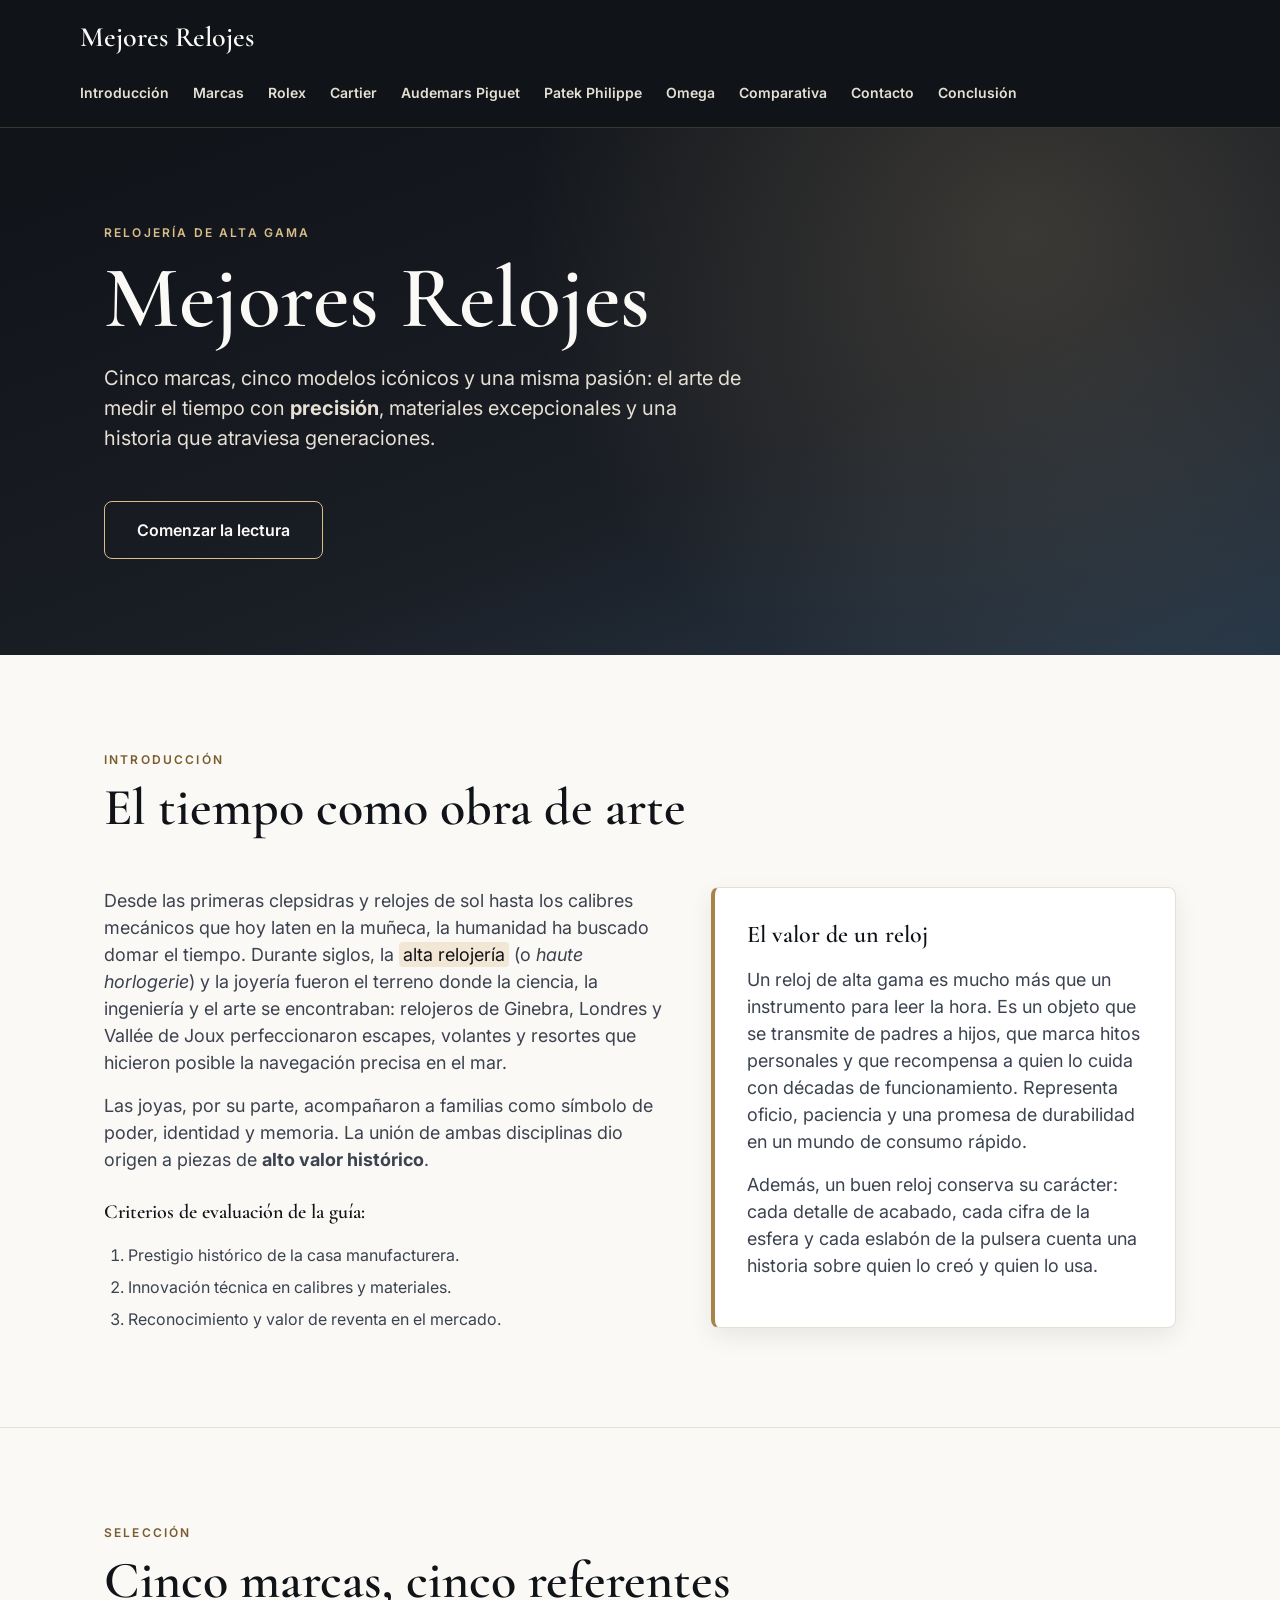
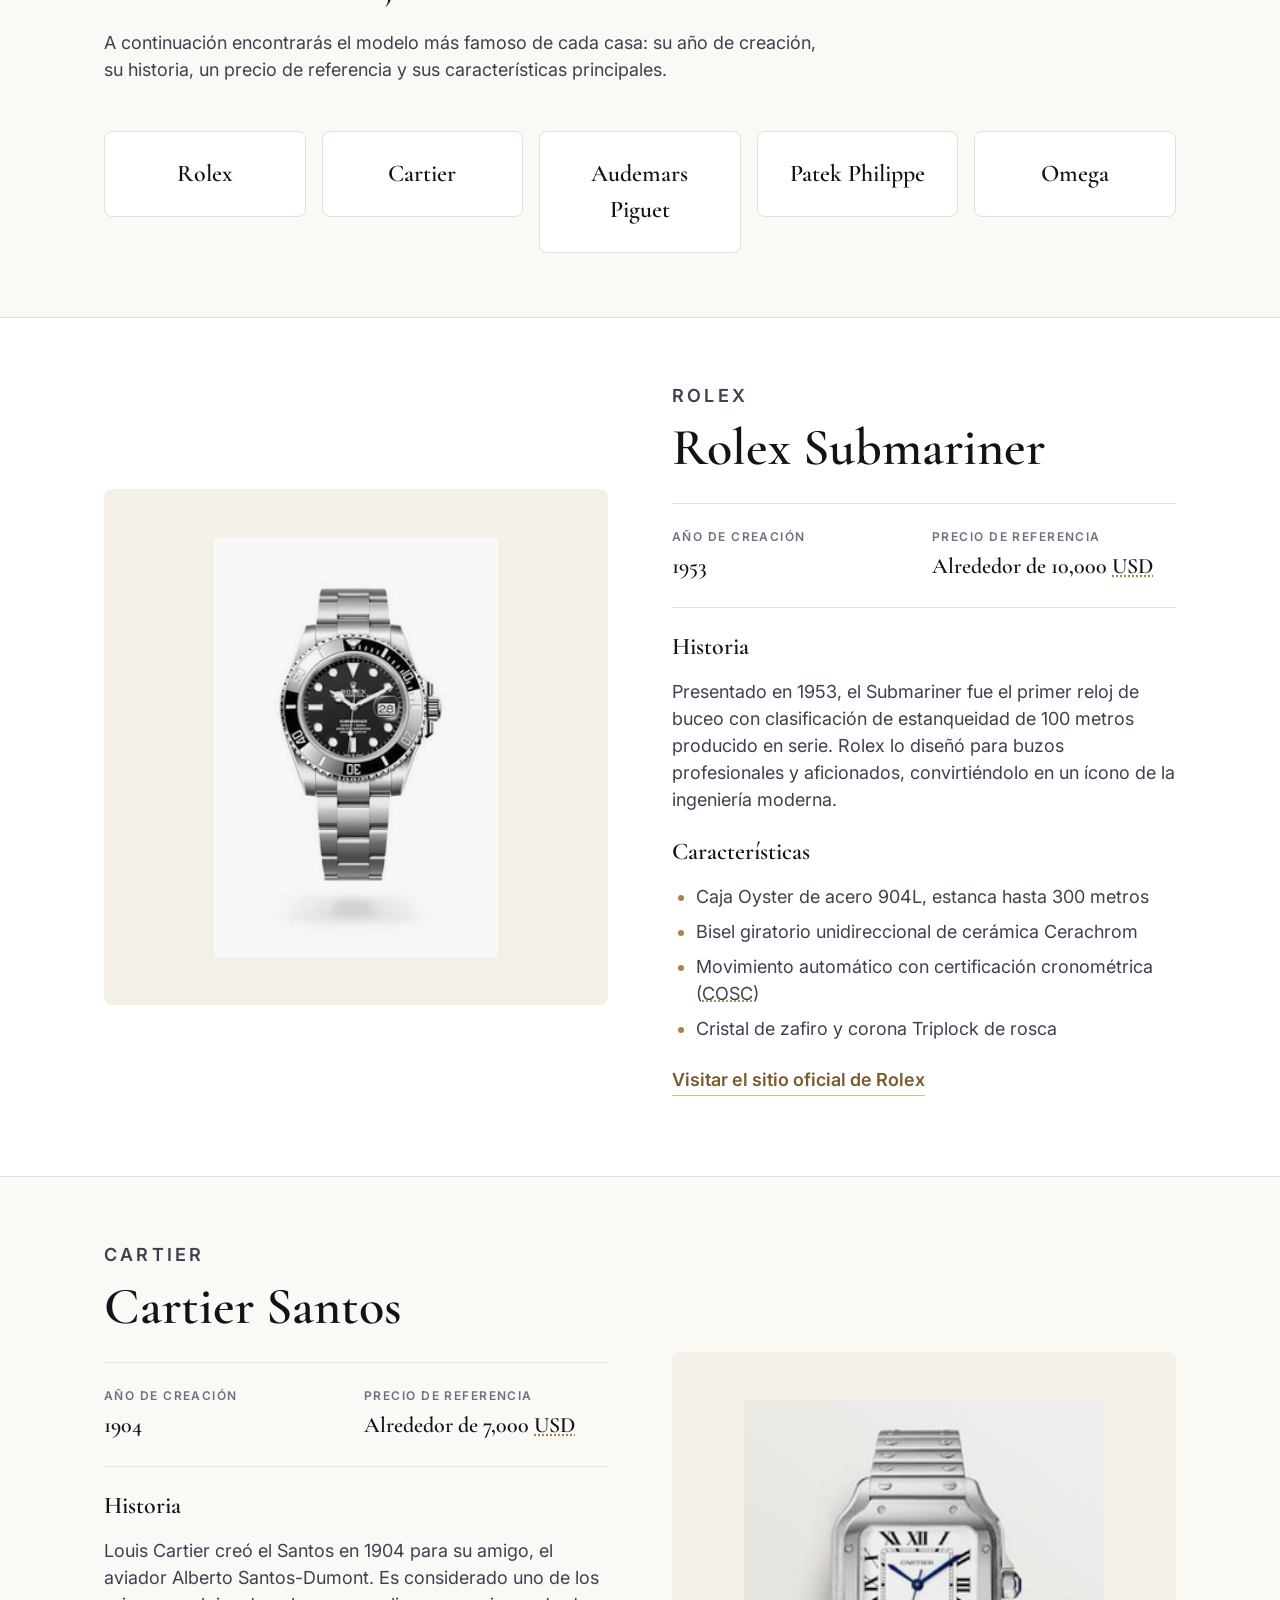
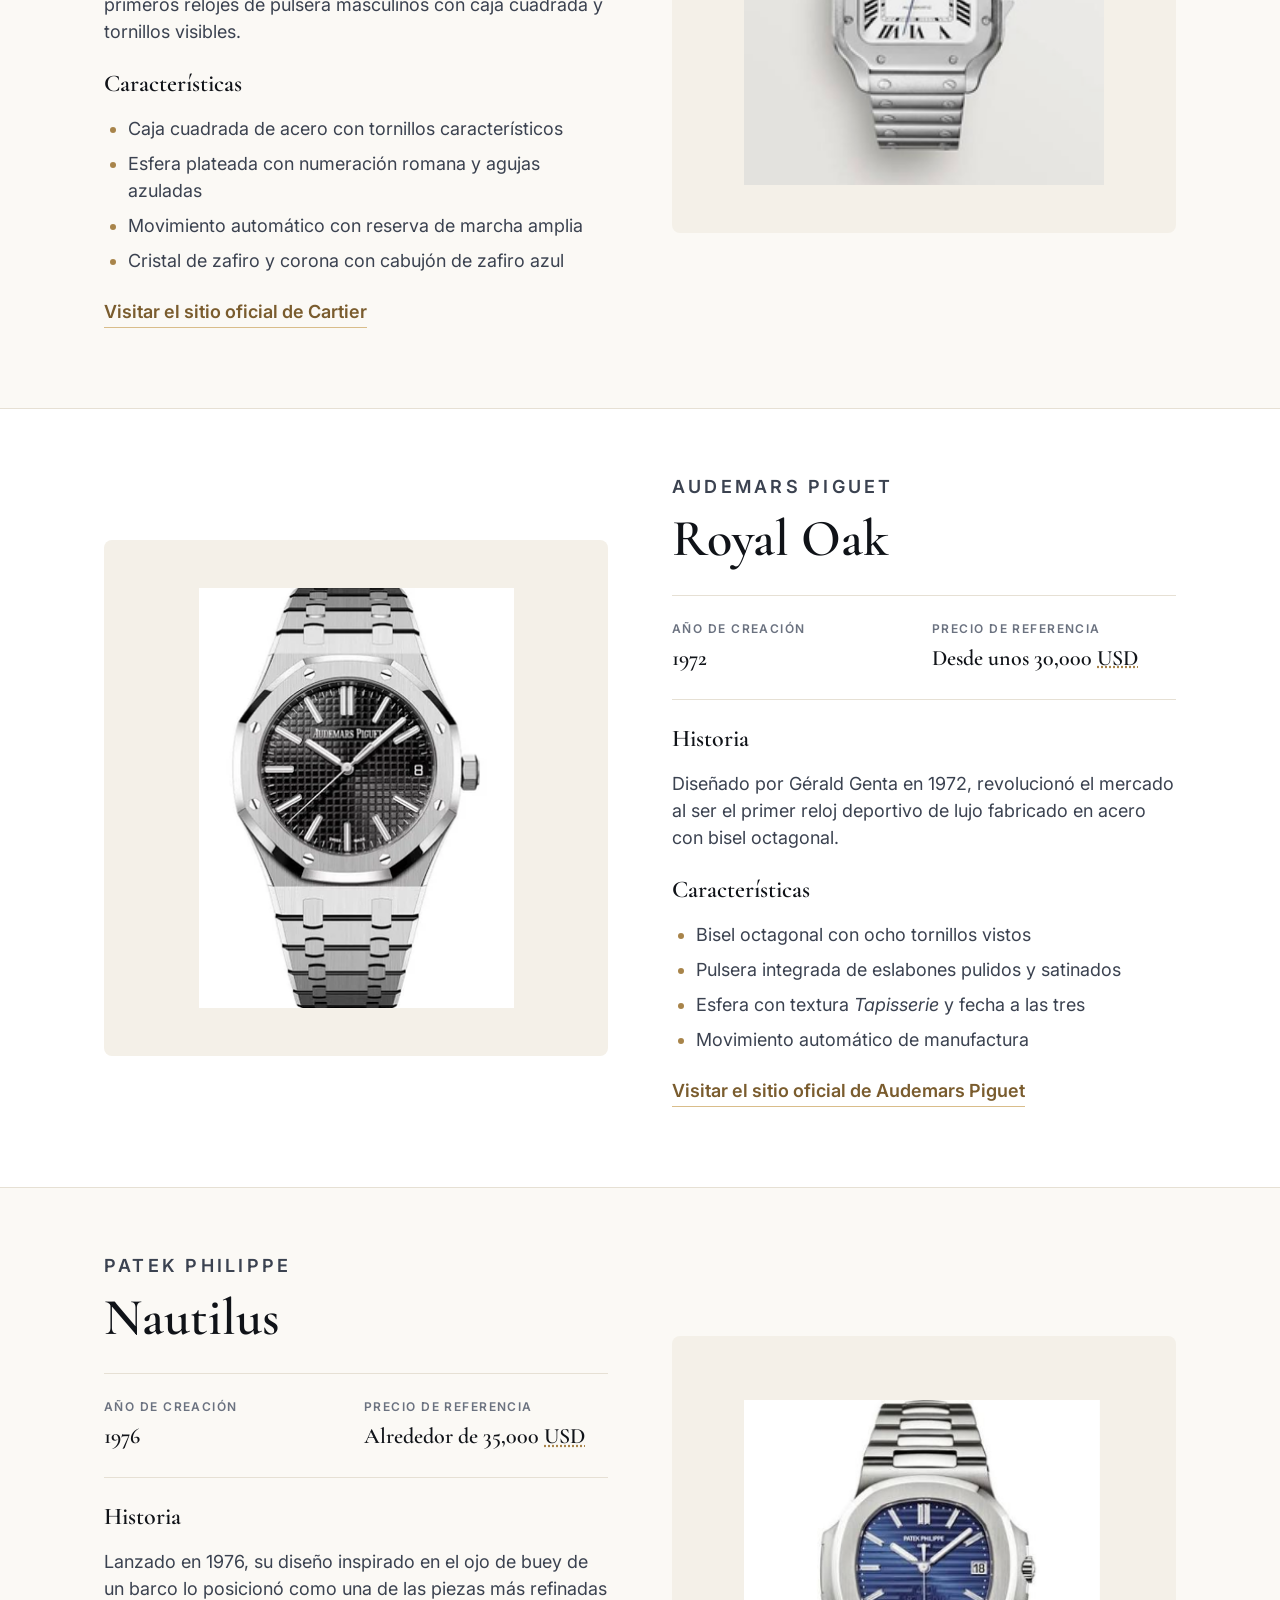
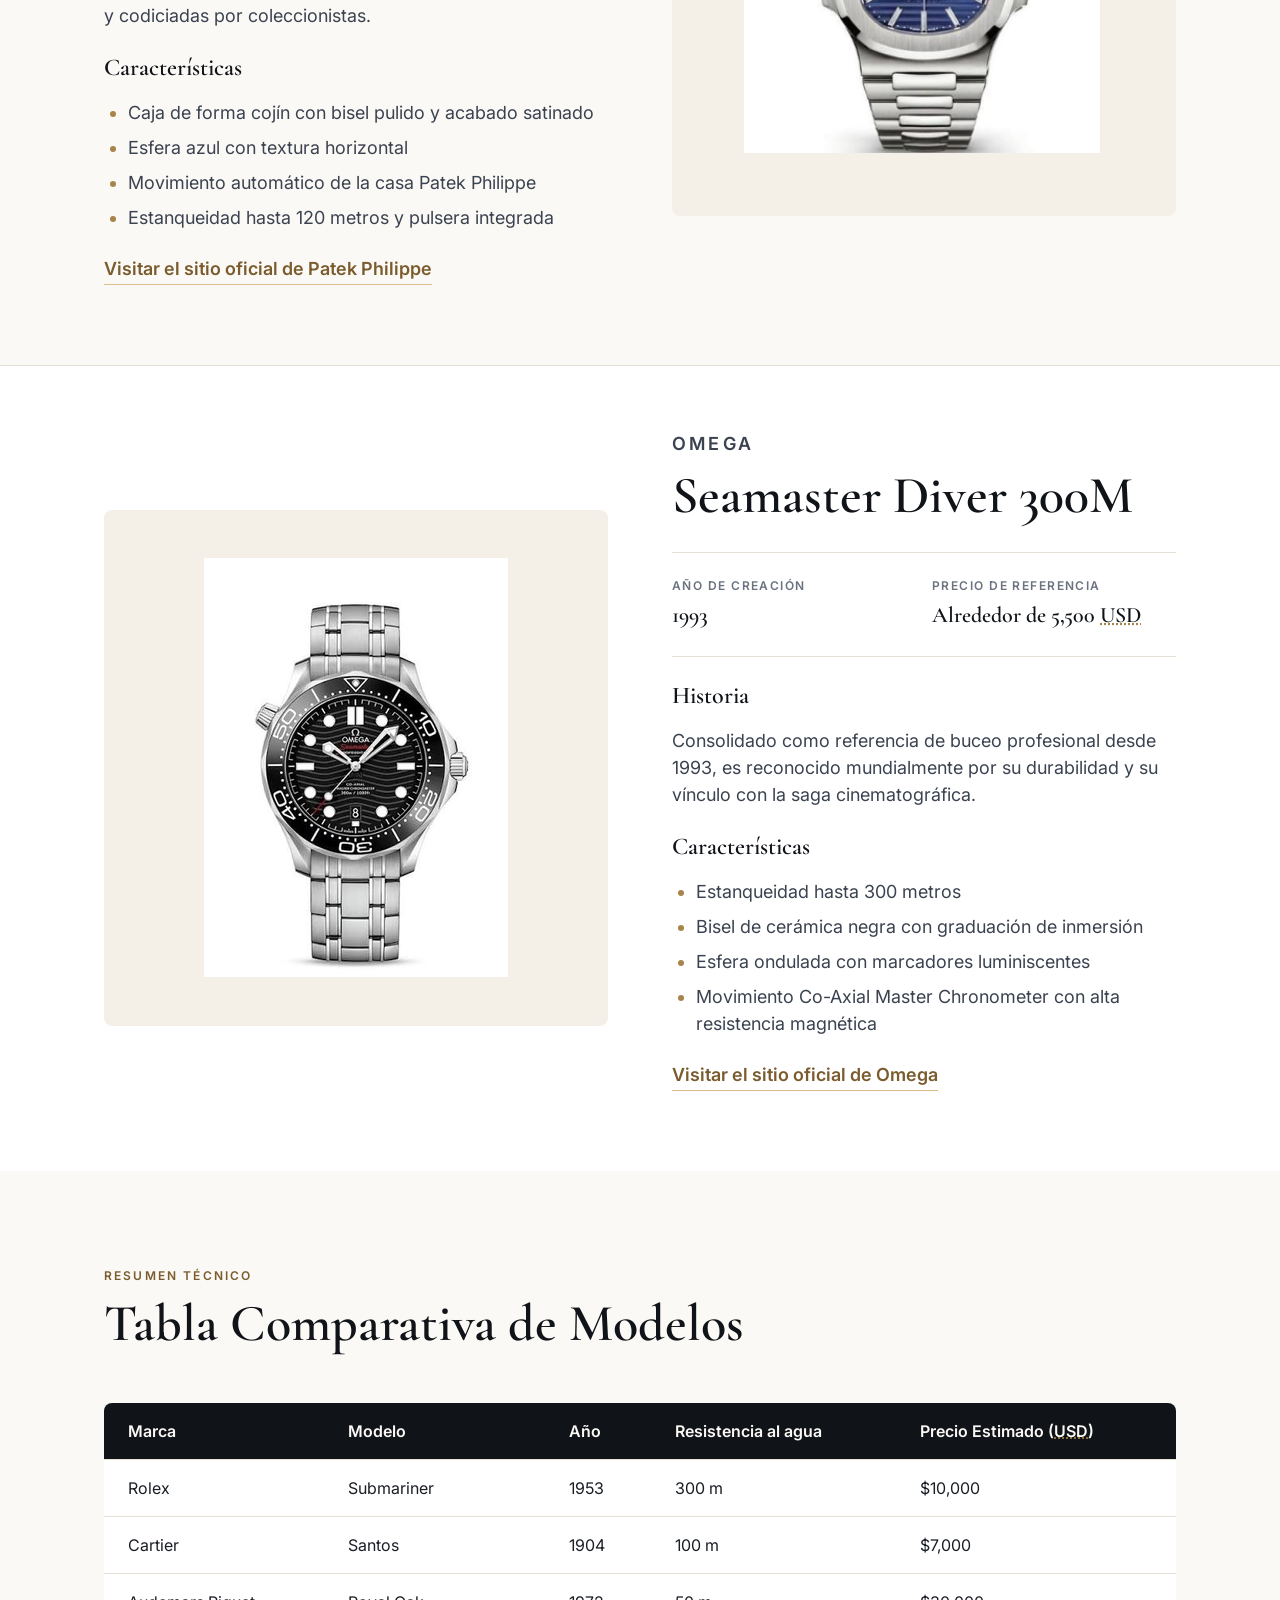
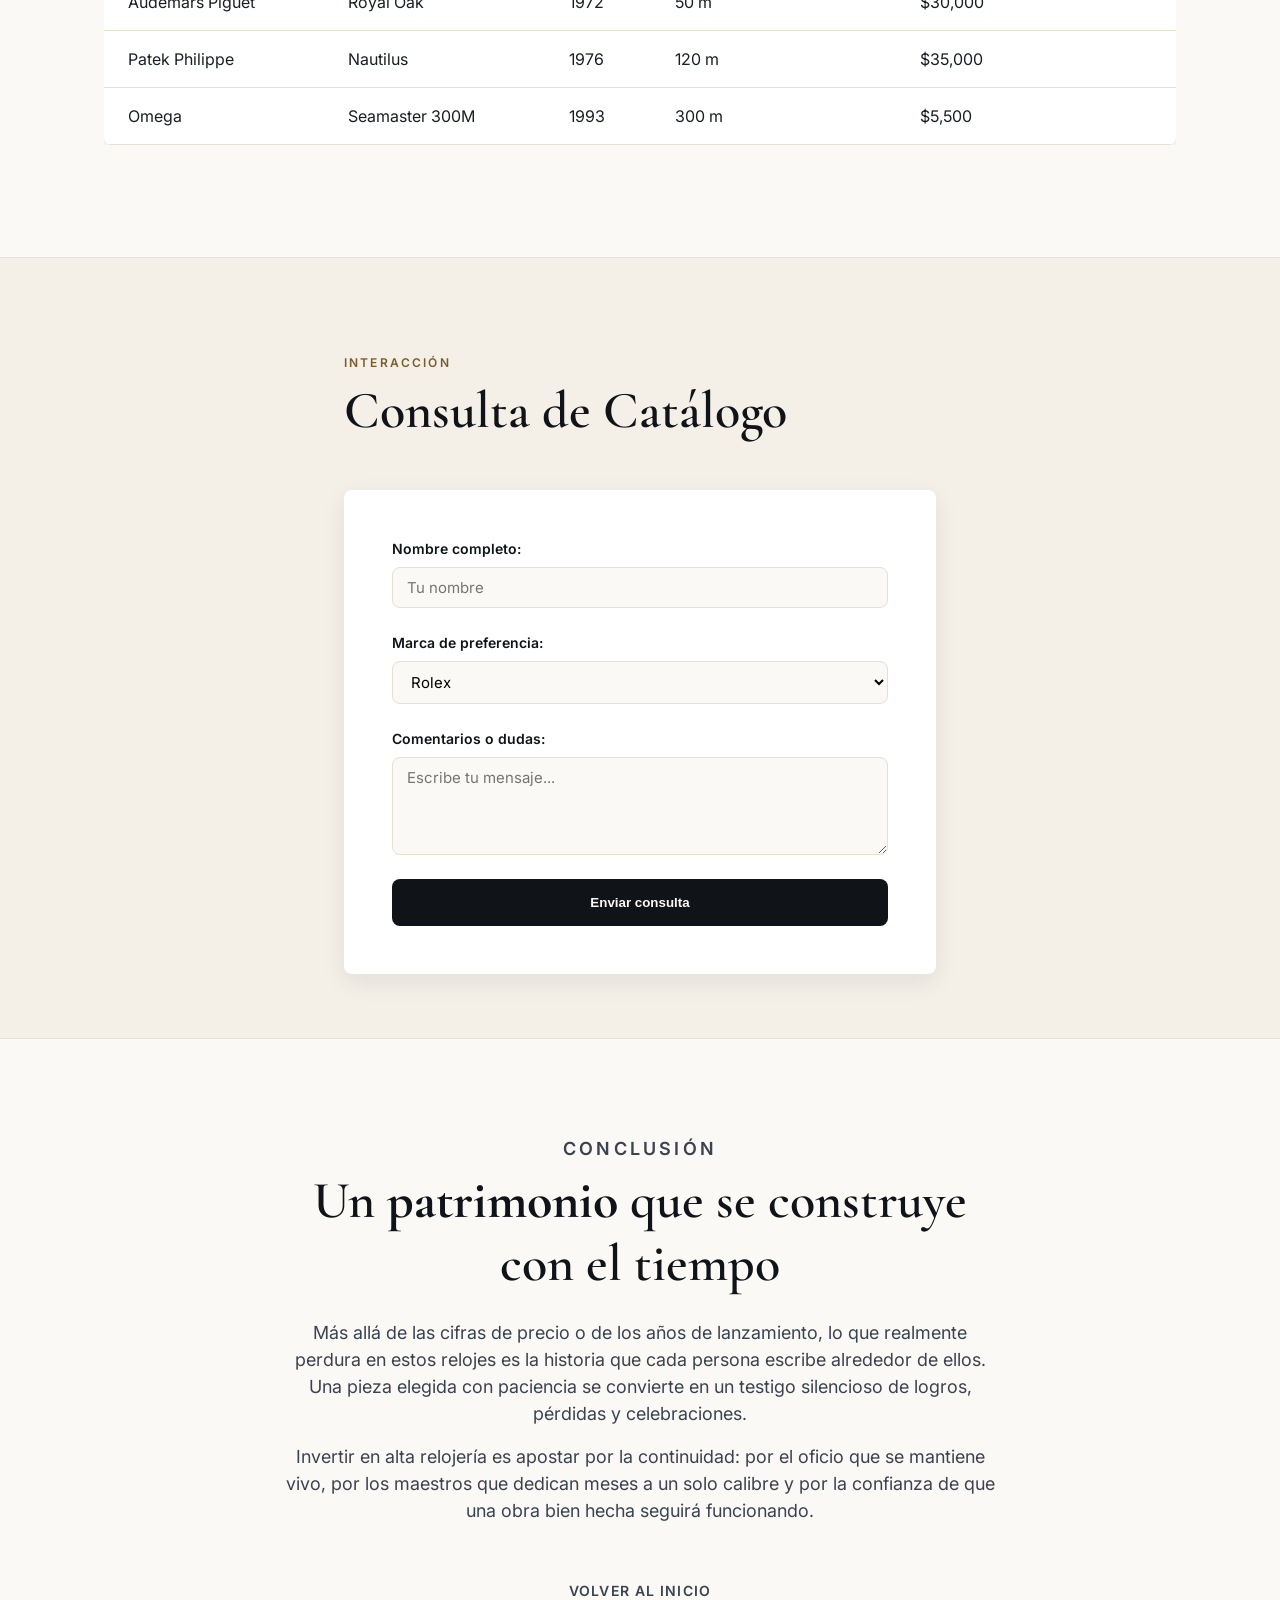
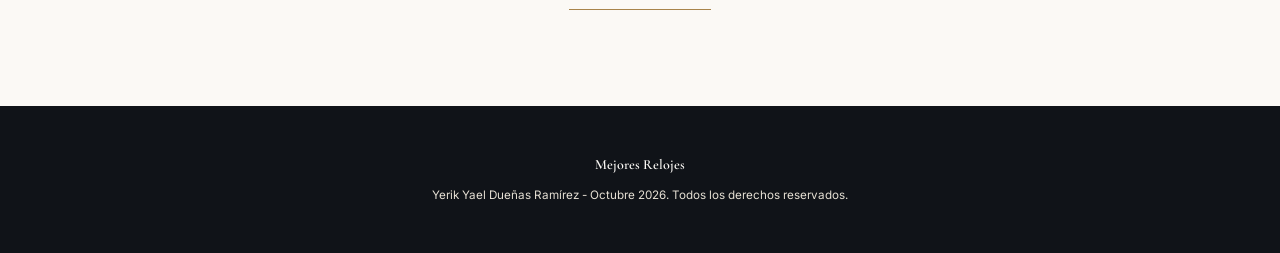
<file: Act Int 2- Sitio web temático/index.html>
<!doctype html>
<html lang="es">
  <head>
    <meta charset="UTF-8" />
    <meta name="viewport" content="width=device-width, initial-scale=1.0" />
    <meta name="author" content="Yerik Yael Dueñas Ramírez" />
    <meta name="description" content="Mejores Relojes: una guía de cinco marcas de relojería de alta gama y sus modelos más emblemáticos." />
    <title>Mejores Relojes</title>
    
    <link rel="preconnect" href="https://fonts.googleapis.com" />
    <link rel="preconnect" href="https://fonts.gstatic.com" crossorigin />
    <link href="https://fonts.googleapis.com/css2?family=Cormorant+Garamond:wght@600&family=Inter:wght@400;600&display=swap" rel="stylesheet" />
    <link rel="stylesheet" href="styles.css" />
  </head>
  <body>
    <header class="site-header">
      <div class="container nav-wrap">
        <a href="#inicio" class="brand">Mejores Relojes</a>
        <nav class="site-nav" aria-label="Principal">
          <a href="#introduccion">Introducción</a>
          <a href="#marcas">Marcas</a>
          <a href="#rolex">Rolex</a>
          <a href="#cartier">Cartier</a>
          <a href="#audemars-piguet">Audemars Piguet</a>
          <a href="#patek-philippe">Patek Philippe</a>
          <a href="#omega">Omega</a>
          <a href="#comparativa">Comparativa</a>
          <a href="#contacto">Contacto</a>
          <a href="#conclusion">Conclusión</a>
        </nav>
      </div>
    </header>

    <main>
      <section id="inicio" class="hero">
        <div class="container hero-content">
          <p class="eyebrow">Relojería de alta gama</p>
          <h1>Mejores Relojes</h1>
          <p class="hero-lead">
            Cinco marcas, cinco modelos icónicos y una misma pasión: el arte de medir el tiempo con <strong>precisión</strong>, materiales excepcionales y una historia que atraviesa generaciones.
          </p>
          <a href="#introduccion" class="btn">Comenzar la lectura</a>
        </div>
      </section>

      <section id="introduccion" class="intro">
        <div class="container">
          <header class="section-heading">
            <p class="eyebrow">Introducción</p>
            <h2>El tiempo como obra de arte</h2>
          </header>
          <div class="intro-grid">
            <div class="prose">
              <p>
                Desde las primeras clepsidras y relojes de sol hasta los calibres mecánicos que hoy laten en la muñeca, la humanidad ha buscado domar el tiempo. Durante siglos, la <mark>alta relojería</mark> (o <em>haute horlogerie</em>) y la joyería fueron el terreno donde la ciencia, la ingeniería y el arte se encontraban: relojeros de Ginebra, Londres y Vallée de Joux perfeccionaron escapes, volantes y resortes que hicieron posible la navegación precisa en el mar.
              </p>
              <p>
                Las joyas, por su parte, acompañaron a familias como símbolo de poder, identidad y memoria. La unión de ambas disciplinas dio origen a piezas de <strong>alto valor histórico</strong>.
              </p>
              <h4>Criterios de evaluación de la guía:</h4>
              <ol class="criteria-list">
                <li>Prestigio histórico de la casa manufacturera.</li>
                <li>Innovación técnica en calibres y materiales.</li>
                <li>Reconocimiento y valor de reventa en el mercado.</li>
              </ol>
            </div>
            <aside class="value-card">
              <h3>El valor de un reloj</h3>
              <p>
                Un reloj de alta gama es mucho más que un instrumento para leer la hora. Es un objeto que se transmite de padres a hijos, que marca hitos personales y que recompensa a quien lo cuida con décadas de funcionamiento. Representa oficio, paciencia y una promesa de durabilidad en un mundo de consumo rápido.
              </p>
              <p>
                Además, un buen reloj conserva su carácter: cada detalle de acabado, cada cifra de la esfera y cada eslabón de la pulsera cuenta una historia sobre quien lo creó y quien lo usa.
              </p>
            </aside>
          </div>
        </div>
      </section>

      <hr class="section-divider" />

      <section id="marcas" class="brands-intro">
        <div class="container">
          <header class="section-heading">
            <p class="eyebrow">Selección</p>
            <h2>Cinco marcas, cinco referentes</h2>
            <p class="section-lead">
              A continuación encontrarás el modelo más famoso de cada casa: su año de creación, su historia, un precio de referencia y sus características principales.
            </p>
          </header>
          <ul class="brand-index">
            <li><a href="#rolex">Rolex</a></li>
            <li><a href="#cartier">Cartier</a></li>
            <li><a href="#audemars-piguet">Audemars Piguet</a></li>
            <li><a href="#patek-philippe">Patek Philippe</a></li>
            <li><a href="#omega">Omega</a></li>
          </ul>
        </div>
      </section>

      <article id="rolex" class="brand-entry">
        <div class="container entry-grid">
          <figure class="entry-figure">
            <img src="1.png" alt="Rolex Submariner de acero con bisel cerámico negro y esfera negra" loading="lazy" />
          </figure>
          <div class="entry-body">
            <p class="eyebrow">Rolex</p>
            <h2>Rolex Submariner</h2>
            <dl class="facts">
              <div><dt>Año de creación</dt><dd>1953</dd></div>
              <div><dt>Precio de referencia</dt><dd>Alrededor de 10,000 <abbr title="United States Dollar">USD</abbr></dd></div>
            </dl>
            <h3>Historia</h3>
            <p>
              Presentado en 1953, el Submariner fue el primer reloj de buceo con clasificación de estanqueidad de 100 metros producido en serie. Rolex lo diseñó para buzos profesionales y aficionados, convirtiéndolo en un ícono de la ingeniería moderna.
            </p>
            <h3>Características</h3>
            <ul class="feature-list">
              <li>Caja Oyster de acero 904L, estanca hasta 300 metros</li>
              <li>Bisel giratorio unidireccional de cerámica Cerachrom</li>
              <li>Movimiento automático con certificación cronométrica (<abbr title="Contrôle Officiel Suisse des Chronomètres">COSC</abbr>)</li>
              <li>Cristal de zafiro y corona Triplock de rosca</li>
            </ul>
            <p class="official-link"><a href="https://www.rolex.com/es-mx" target="_blank" rel="noopener noreferrer">Visitar el sitio oficial de Rolex</a></p>
          </div>
        </div>
      </article>

      <article id="cartier" class="brand-entry brand-entry--alt">
        <div class="container entry-grid">
          <figure class="entry-figure">
            <img src="2.png" alt="Cartier Santos de acero con esfera plateada y numeración romana" loading="lazy" />
          </figure>
          <div class="entry-body">
            <p class="eyebrow">Cartier</p>
            <h2>Cartier Santos</h2>
            <dl class="facts">
              <div><dt>Año de creación</dt><dd>1904</dd></div>
              <div><dt>Precio de referencia</dt><dd>Alrededor de 7,000 <abbr title="United States Dollar">USD</abbr></dd></div>
            </dl>
            <h3>Historia</h3>
            <p>
              Louis Cartier creó el Santos en 1904 para su amigo, el aviador Alberto Santos-Dumont. Es considerado uno de los primeros relojes de pulsera masculinos con caja cuadrada y tornillos visibles.
            </p>
            <h3>Características</h3>
            <ul class="feature-list">
              <li>Caja cuadrada de acero con tornillos característicos</li>
              <li>Esfera plateada con numeración romana y agujas azuladas</li>
              <li>Movimiento automático con reserva de marcha amplia</li>
              <li>Cristal de zafiro y corona con cabujón de zafiro azul</li>
            </ul>
            <p class="official-link"><a href="https://www.cartier.mx" target="_blank" rel="noopener noreferrer">Visitar el sitio oficial de Cartier</a></p>
          </div>
        </div>
      </article>

      <article id="audemars-piguet" class="brand-entry">
        <div class="container entry-grid">
          <figure class="entry-figure">
            <img src="3.png" alt="Audemars Piguet Royal Oak de acero con esfera negra texturizada" loading="lazy" />
          </figure>
          <div class="entry-body">
            <p class="eyebrow">Audemars Piguet</p>
            <h2>Royal Oak</h2>
            <dl class="facts">
              <div><dt>Año de creación</dt><dd>1972</dd></div>
              <div><dt>Precio de referencia</dt><dd>Desde unos 30,000 <abbr title="United States Dollar">USD</abbr></dd></div>
            </dl>
            <h3>Historia</h3>
            <p>
              Diseñado por Gérald Genta en 1972, revolucionó el mercado al ser el primer reloj deportivo de lujo fabricado en acero con bisel octagonal.
            </p>
            <h3>Características</h3>
            <ul class="feature-list">
              <li>Bisel octagonal con ocho tornillos vistos</li>
              <li>Pulsera integrada de eslabones pulidos y satinados</li>
              <li>Esfera con textura <em>Tapisserie</em> y fecha a las tres</li>
              <li>Movimiento automático de manufactura</li>
            </ul>
            <p class="official-link"><a href="https://www.audemarspiguet.com/es" target="_blank" rel="noopener noreferrer">Visitar el sitio oficial de Audemars Piguet</a></p>
          </div>
        </div>
      </article>

      <article id="patek-philippe" class="brand-entry brand-entry--alt">
        <div class="container entry-grid">
          <figure class="entry-figure">
            <img src="4.png" alt="Patek Philippe Nautilus de acero con esfera azul y líneas horizontales" loading="lazy" />
          </figure>
          <div class="entry-body">
            <p class="eyebrow">Patek Philippe</p>
            <h2>Nautilus</h2>
            <dl class="facts">
              <div><dt>Año de creación</dt><dd>1976</dd></div>
              <div><dt>Precio de referencia</dt><dd>Alrededor de 35,000 <abbr title="United States Dollar">USD</abbr></dd></div>
            </dl>
            <h3>Historia</h3>
            <p>
              Lanzado en 1976, su diseño inspirado en el ojo de buey de un barco lo posicionó como una de las piezas más refinadas y codiciadas por coleccionistas.
            </p>
            <h3>Características</h3>
            <ul class="feature-list">
              <li>Caja de forma cojín con bisel pulido y acabado satinado</li>
              <li>Esfera azul con textura horizontal</li>
              <li>Movimiento automático de la casa Patek Philippe</li>
              <li>Estanqueidad hasta 120 metros y pulsera integrada</li>
            </ul>
            <p class="official-link"><a href="https://www.patek.com" target="_blank" rel="noopener noreferrer">Visitar el sitio oficial de Patek Philippe</a></p>
          </div>
        </div>
      </article>

      <article id="omega" class="brand-entry">
        <div class="container entry-grid">
          <figure class="entry-figure">
            <img src="5.png" alt="Omega Seamaster Diver 300M de acero con bisel cerámico negro y esfera ondulada" loading="lazy" />
          </figure>
          <div class="entry-body">
            <p class="eyebrow">Omega</p>
            <h2>Seamaster Diver 300M</h2>
            <dl class="facts">
              <div><dt>Año de creación</dt><dd>1993</dd></div>
              <div><dt>Precio de referencia</dt><dd>Alrededor de 5,500 <abbr title="United States Dollar">USD</abbr></dd></div>
            </dl>
            <h3>Historia</h3>
            <p>
              Consolidado como referencia de buceo profesional desde 1993, es reconocido mundialmente por su durabilidad y su vínculo con la saga cinematográfica.
            </p>
            <h3>Características</h3>
            <ul class="feature-list">
              <li>Estanqueidad hasta 300 metros</li>
              <li>Bisel de cerámica negra con graduación de inmersión</li>
              <li>Esfera ondulada con marcadores luminiscentes</li>
              <li>Movimiento Co-Axial Master Chronometer con alta resistencia magnética</li>
            </ul>
            <p class="official-link"><a href="https://www.omegawatches.com/es" target="_blank" rel="noopener noreferrer">Visitar el sitio oficial de Omega</a></p>
          </div>
        </div>
      </article>

      <section id="comparativa" class="comparison-section">
        <div class="container">
          <header class="section-heading">
            <p class="eyebrow">Resumen Técnico</p>
            <h2>Tabla Comparativa de Modelos</h2>
          </header>
          <div class="table-wrap">
            <table class="specs-table">
              <thead>
                <tr>
                  <th>Marca</th>
                  <th>Modelo</th>
                  <th>Año</th>
                  <th>Resistencia al agua</th>
                  <th>Precio Estimado (<abbr title="United States Dollar">USD</abbr>)</th>
                </tr>
              </thead>
              <tbody>
                <tr>
                  <td>Rolex</td>
                  <td>Submariner</td>
                  <td>1953</td>
                  <td>300 m</td>
                  <td>$10,000</td>
                </tr>
                <tr>
                  <td>Cartier</td>
                  <td>Santos</td>
                  <td>1904</td>
                  <td>100 m</td>
                  <td>$7,000</td>
                </tr>
                <tr>
                  <td>Audemars Piguet</td>
                  <td>Royal Oak</td>
                  <td>1972</td>
                  <td>50 m</td>
                  <td>$30,000</td>
                </tr>
                <tr>
                  <td>Patek Philippe</td>
                  <td>Nautilus</td>
                  <td>1976</td>
                  <td>120 m</td>
                  <td>$35,000</td>
                </tr>
                <tr>
                  <td>Omega</td>
                  <td>Seamaster 300M</td>
                  <td>1993</td>
                  <td>300 m</td>
                  <td>$5,500</td>
                </tr>
              </tbody>
            </table>
          </div>
        </div>
      </section>

      <section id="contacto" class="contact-section">
        <div class="container contact-inner">
          <header class="section-heading">
            <p class="eyebrow">Interacción</p>
            <h2>Consulta de Catálogo</h2>
          </header>
          <form class="contact-form" action="#" method="post">
            <div class="form-group">
              <label for="nombre">Nombre completo:</label>
              <input type="text" id="nombre" name="nombre" placeholder="Tu nombre" required />
            </div>
            
            <div class="form-group">
              <label for="marca-interes">Marca de preferencia:</label>
              <select id="marca-interes" name="marca-interes">
                <option value="rolex">Rolex</option>
                <option value="cartier">Cartier</option>
                <option value="audemars">Audemars Piguet</option>
                <option value="patek">Patek Philippe</option>
                <option value="omega">Omega</option>
              </select>
            </div>

            <div class="form-group">
              <label for="mensaje">Comentarios o dudas:</label>
              <textarea id="mensaje" name="mensaje" rows="4" placeholder="Escribe tu mensaje..."></textarea>
            </div>

            <button type="submit" class="btn-submit">Enviar consulta</button>
          </form>
        </div>
      </section>

      <section id="conclusion" class="conclusion">
        <div class="container conclusion-inner">
          <p class="eyebrow">Conclusión</p>
          <h2>Un <strong>patrimonio</strong> que se construye con el tiempo</h2>
          <p>
            Más allá de las cifras de precio o de los años de lanzamiento, lo que realmente perdura en estos relojes es la historia que cada persona escribe alrededor de ellos. Una pieza elegida con paciencia se convierte en un testigo silencioso de logros, pérdidas y celebraciones.
          </p>
          <p>
            Invertir en alta relojería es apostar por la continuidad: por el oficio que se mantiene vivo, por los maestros que dedican meses a un solo calibre y por la confianza de que una obra bien hecha seguirá funcionando.
          </p>
          <a href="#inicio" class="btn-subtle">Volver al inicio</a>
        </div>
      </section>
    </main>

    <footer class="site-footer">
      <div class="container footer-inner">
        <p class="brand">Mejores Relojes</p>
        <p><small>Yerik Yael Dueñas Ramírez - Octubre 2026. Todos los derechos reservados.</small></p>
      </div>
    </footer>
  </body>
</html>
</file>
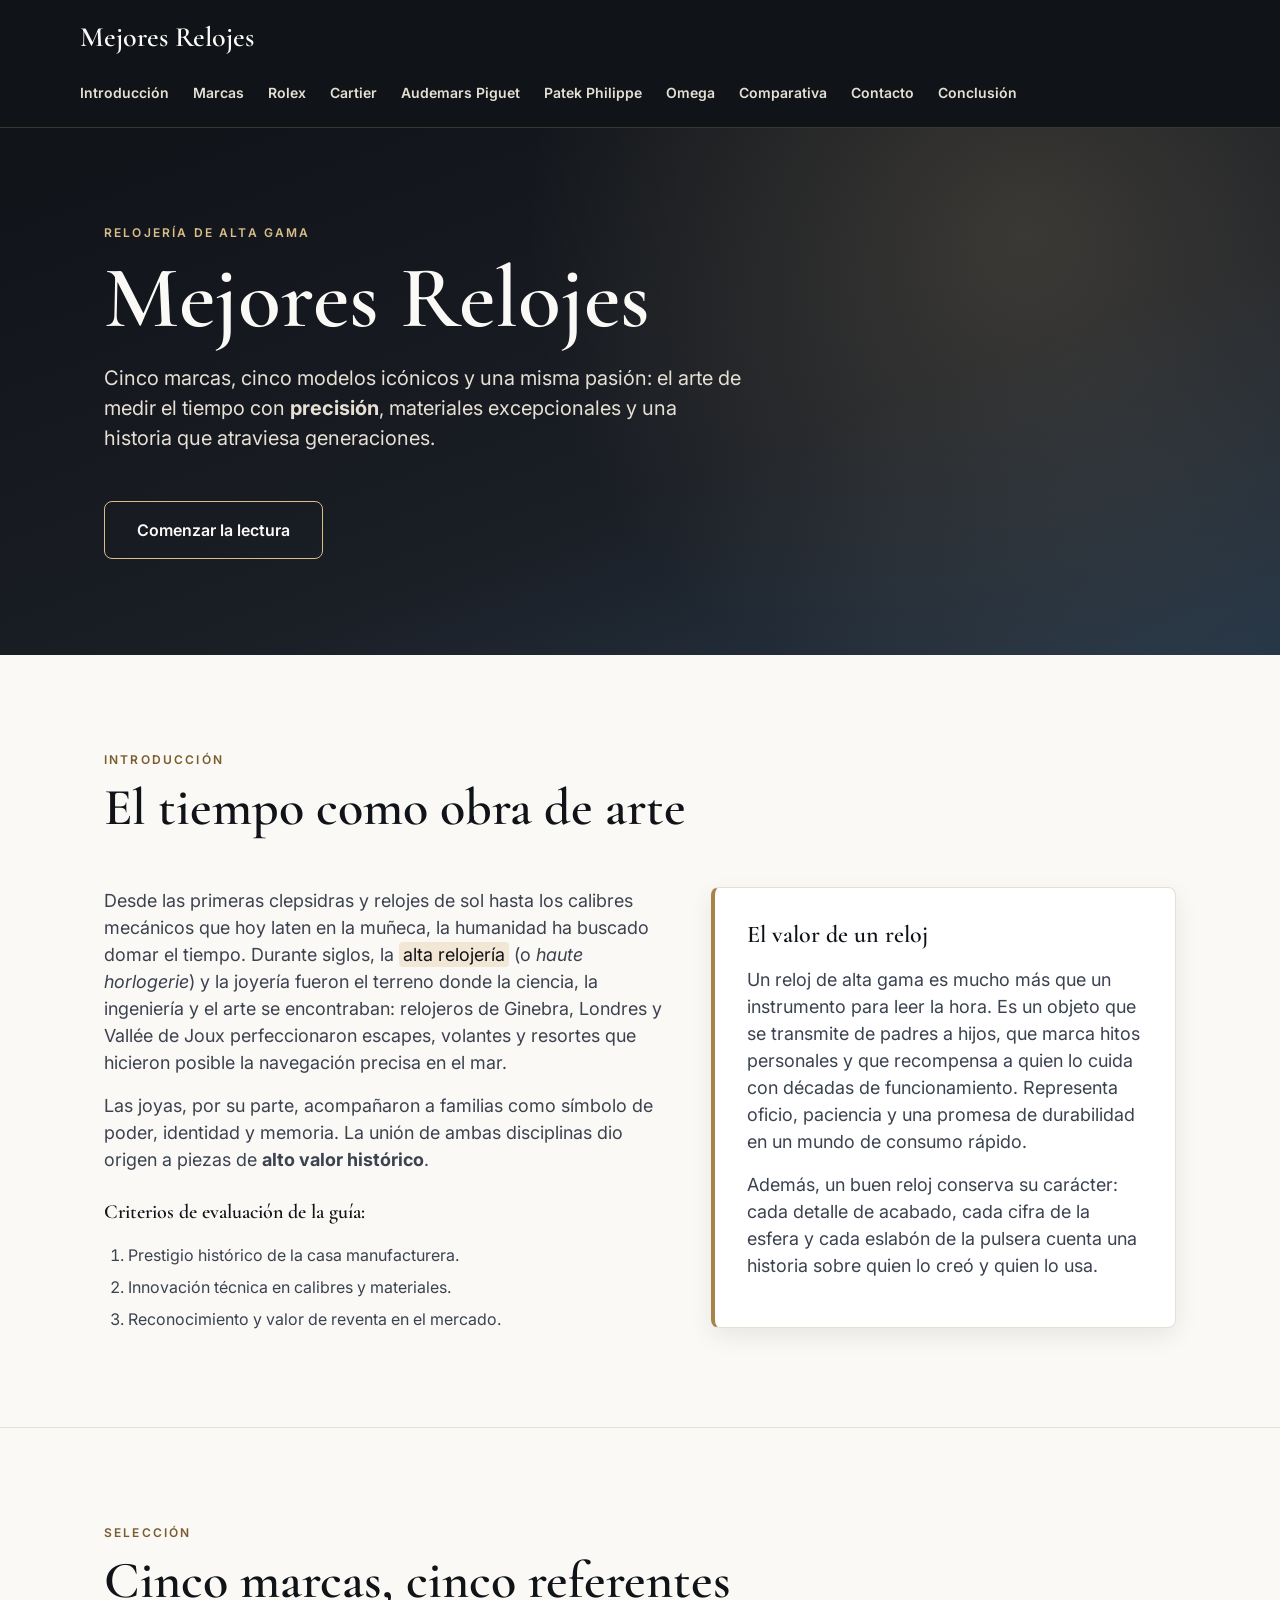
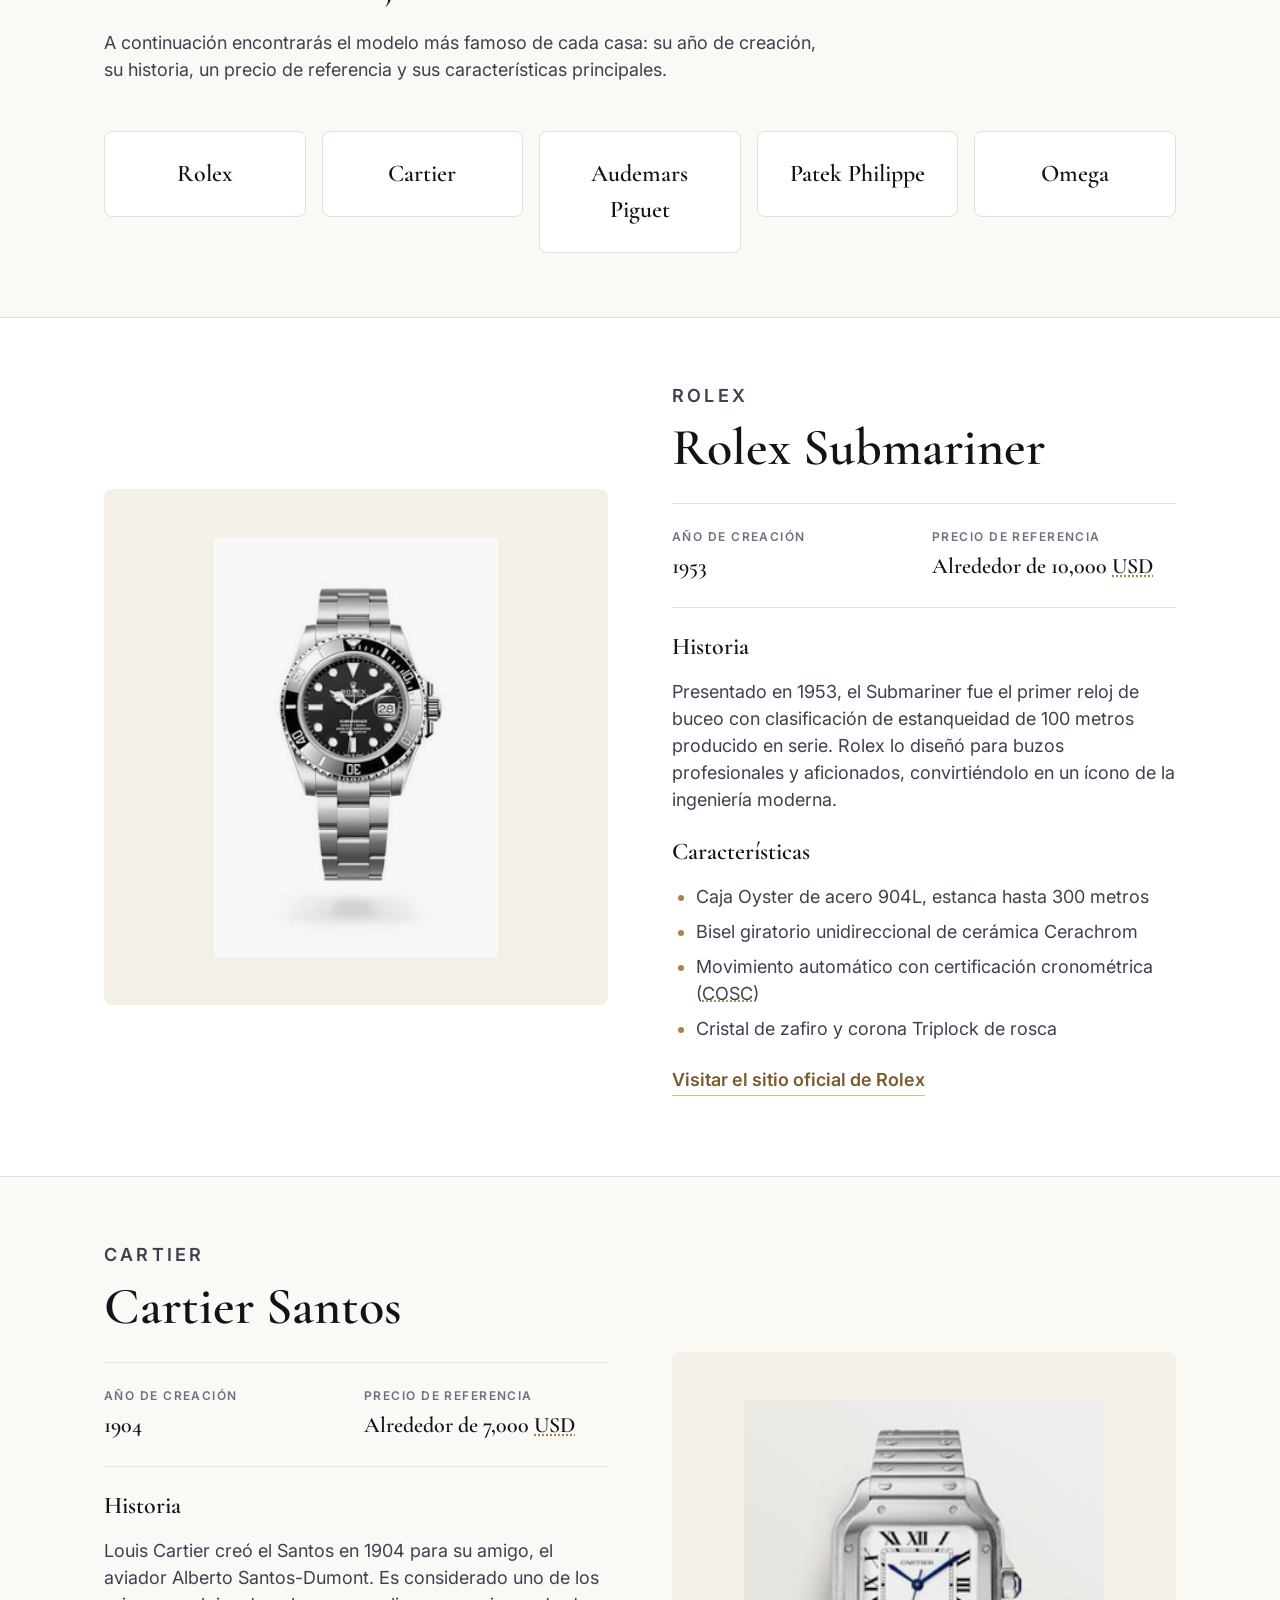
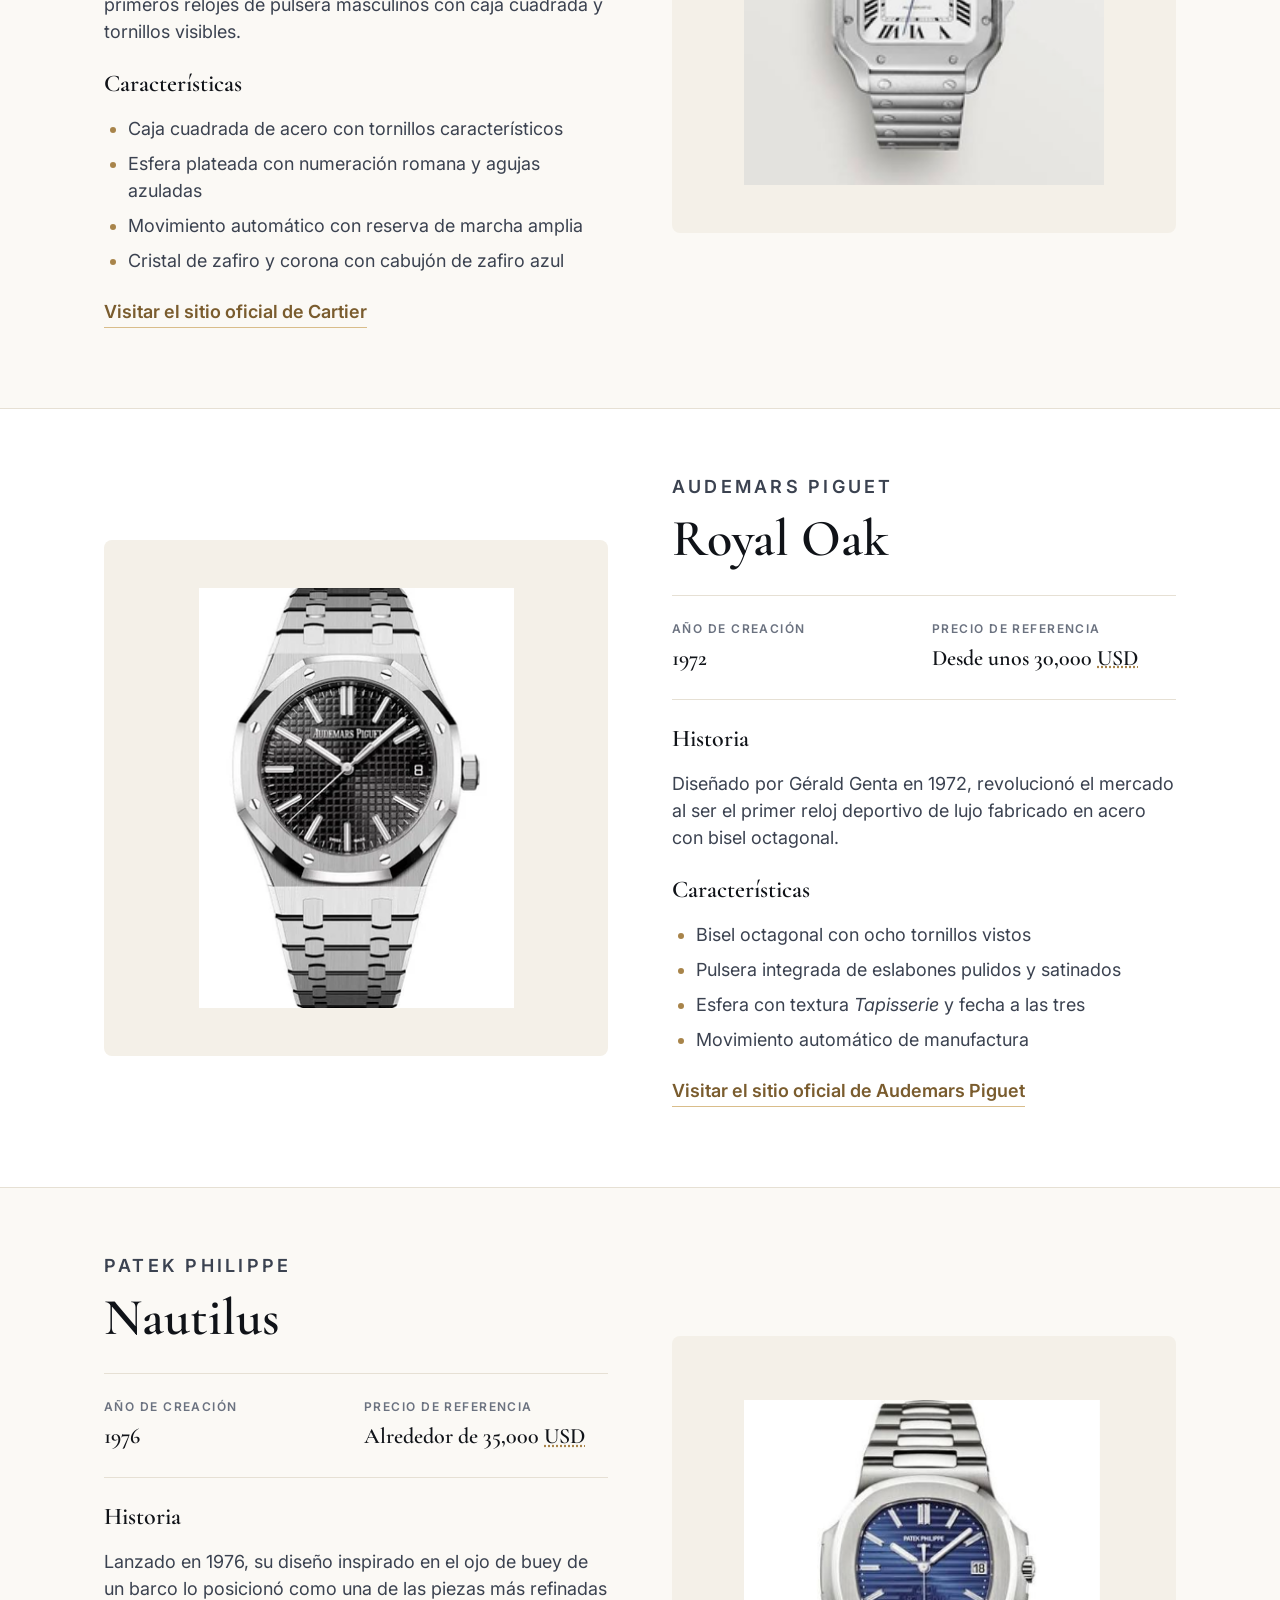
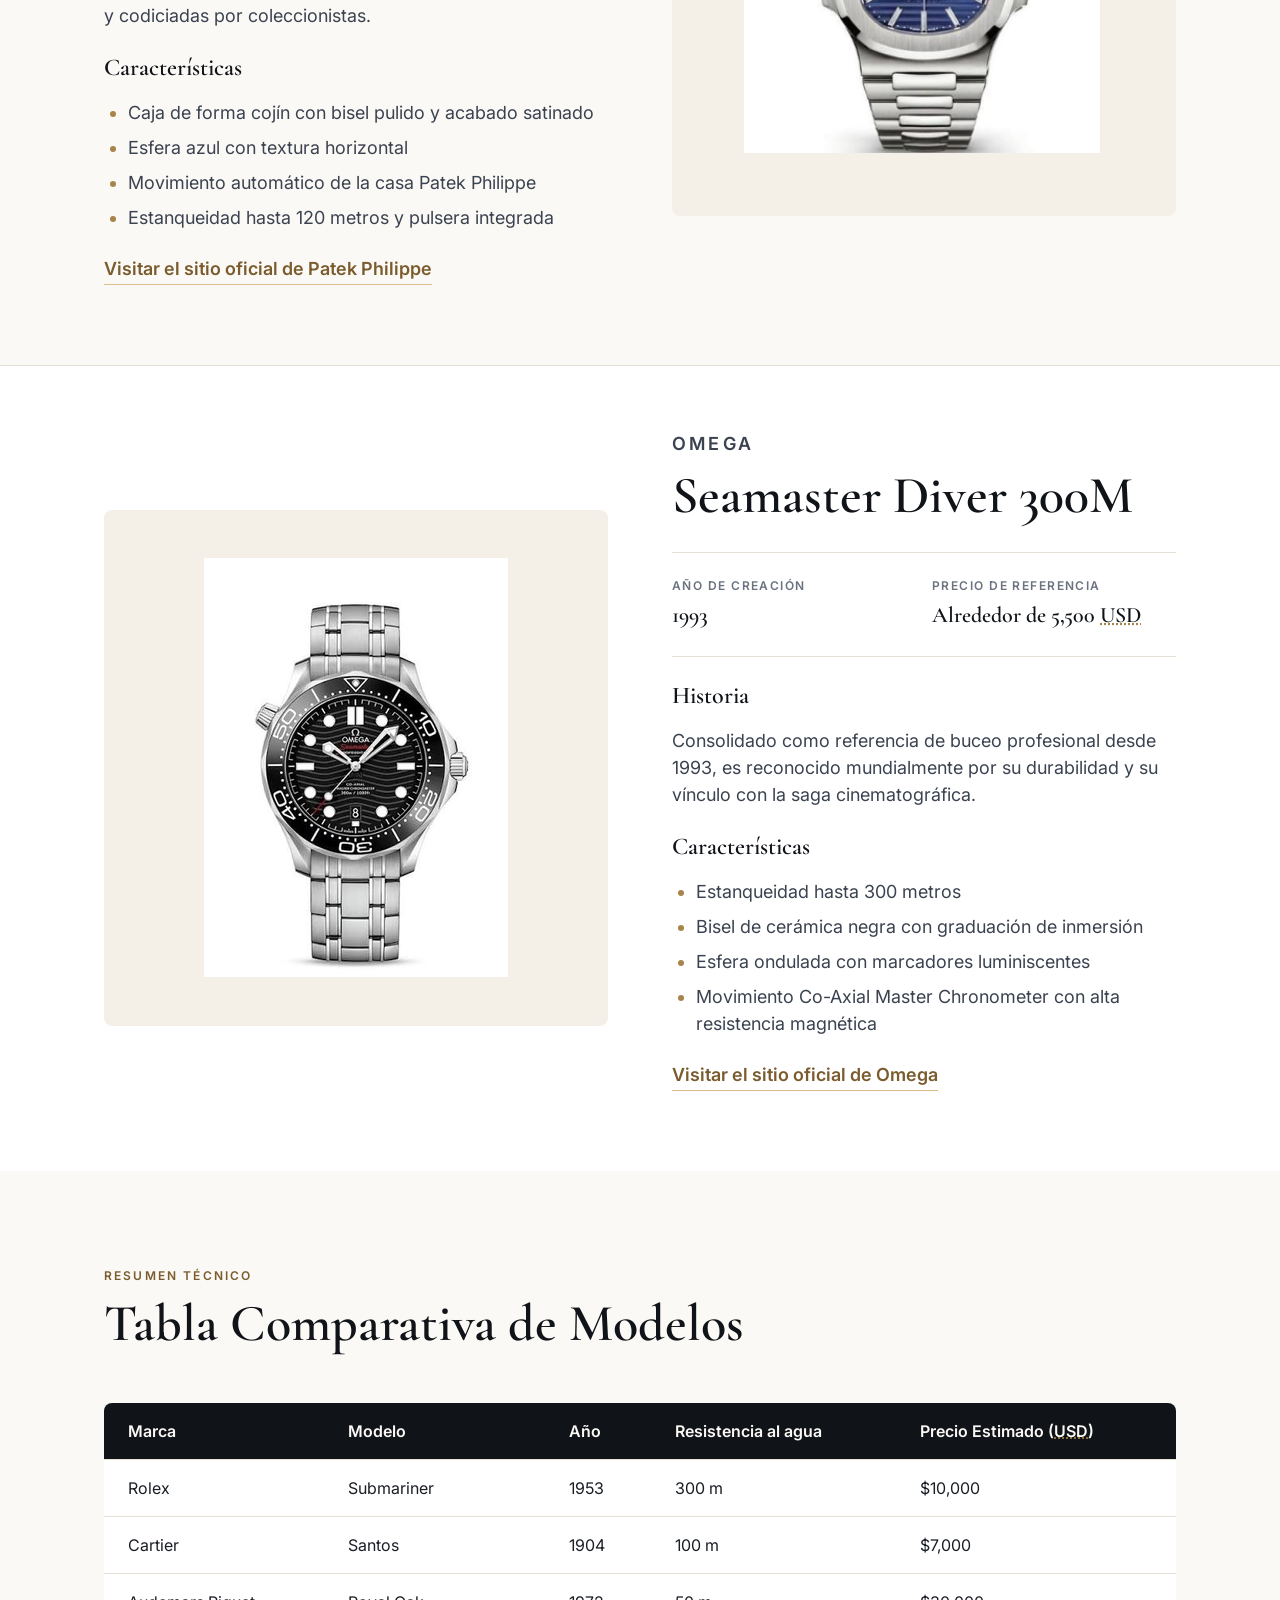
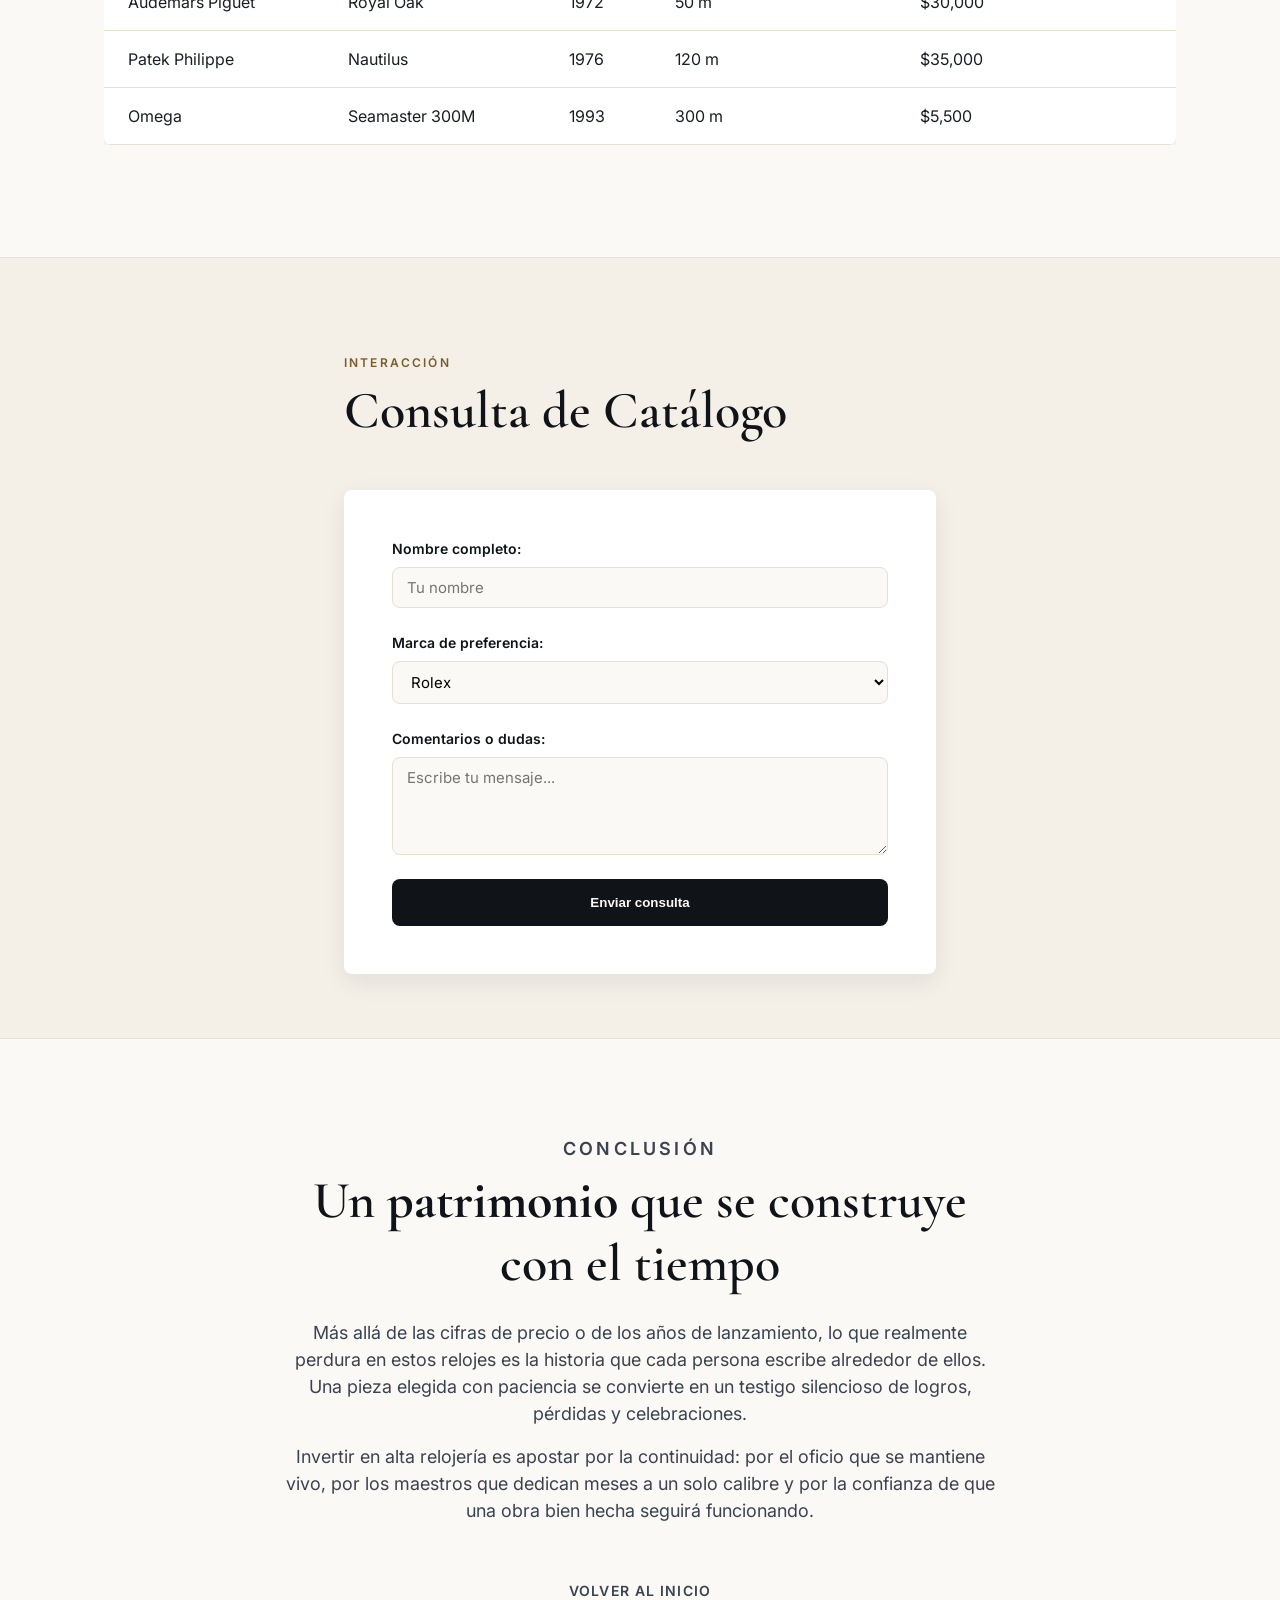
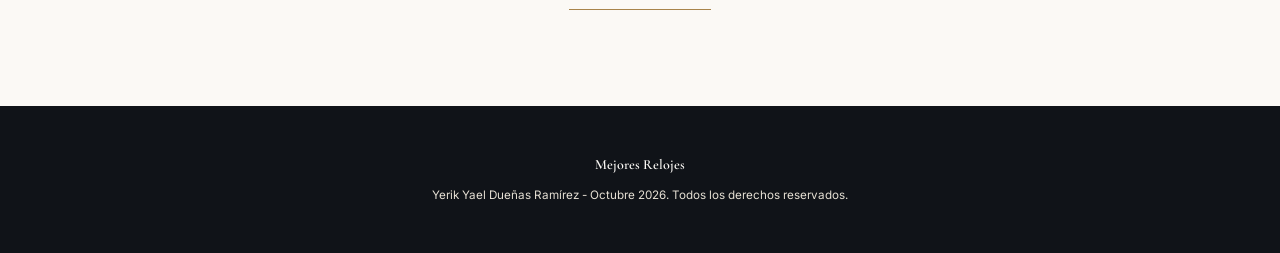
<file: Act Int 3 - Agregar algo de JS a su sitio web/index.html>
<!doctype html>
<html lang="es">
  <head>
    <meta charset="UTF-8" />
    <meta name="viewport" content="width=device-width, initial-scale=1.0" />
    <meta name="author" content="Yerik Yael Dueñas Ramírez" />
    <meta name="description" content="Mejores Relojes: una guía de cinco marcas de relojería de alta gama y sus modelos más emblemáticos." />
    <title>Mejores Relojes</title>
    
    <link rel="preconnect" href="https://fonts.googleapis.com" />
    <link rel="preconnect" href="https://fonts.gstatic.com" crossorigin />
    <link href="https://fonts.googleapis.com/css2?family=Cormorant+Garamond:wght@600&family=Inter:wght@400;600&display=swap" rel="stylesheet" />
    <link rel="stylesheet" href="styles.css" />
  </head>
  <body>
    <header class="site-header">
      <div class="container nav-wrap">
        <a href="#inicio" class="brand">Mejores Relojes</a>
        <nav class="site-nav" aria-label="Principal">
          <a href="#introduccion">Introducción</a>
          <a href="#marcas">Marcas</a>
          <a href="#rolex">Rolex</a>
          <a href="#cartier">Cartier</a>
          <a href="#audemars-piguet">Audemars Piguet</a>
          <a href="#patek-philippe">Patek Philippe</a>
          <a href="#omega">Omega</a>
          <a href="#comparativa">Comparativa</a>
          <a href="#contacto">Contacto</a>
          <a href="#conclusion">Conclusión</a>
        </nav>
      </div>
    </header>

    <main>
      <section id="inicio" class="hero">
        <div class="container hero-content">
          <p class="eyebrow">Relojería de alta gama</p>
          <h1>Mejores Relojes</h1>
          <p class="hero-lead">
            Cinco marcas, cinco modelos icónicos y una misma pasión: el arte de medir el tiempo con <strong>precisión</strong>, materiales excepcionales y una historia que atraviesa generaciones.
          </p>
          <a href="#introduccion" class="btn">Comenzar la lectura</a>
        </div>
      </section>

      <section id="introduccion" class="intro">
        <div class="container">
          <header class="section-heading">
            <p class="eyebrow">Introducción</p>
            <h2>El tiempo como obra de arte</h2>
          </header>
          <div class="intro-grid">
            <div class="prose">
              <p>
                Desde las primeras clepsidras y relojes de sol hasta los calibres mecánicos que hoy laten en la muñeca, la humanidad ha buscado domar el tiempo. Durante siglos, la <mark>alta relojería</mark> (o <em>haute horlogerie</em>) y la joyería fueron el terreno donde la ciencia, la ingeniería y el arte se encontraban: relojeros de Ginebra, Londres y Vallée de Joux perfeccionaron escapes, volantes y resortes que hicieron posible la navegación precisa en el mar.
              </p>
              <p>
                Las joyas, por su parte, acompañaron a familias como símbolo de poder, identidad y memoria. La unión de ambas disciplinas dio origen a piezas de <strong>alto valor histórico</strong>.
              </p>
              <h4>Criterios de evaluación de la guía:</h4>
              <ol class="criteria-list">
                <li>Prestigio histórico de la casa manufacturera.</li>
                <li>Innovación técnica en calibres y materiales.</li>
                <li>Reconocimiento y valor de reventa en el mercado.</li>
              </ol>
            </div>
            <aside class="value-card">
              <h3>El valor de un reloj</h3>
              <p>
                Un reloj de alta gama es mucho más que un instrumento para leer la hora. Es un objeto que se transmite de padres a hijos, que marca hitos personales y que recompensa a quien lo cuida con décadas de funcionamiento. Representa oficio, paciencia y una promesa de durabilidad en un mundo de consumo rápido.
              </p>
              <p>
                Además, un buen reloj conserva su carácter: cada detalle de acabado, cada cifra de la esfera y cada eslabón de la pulsera cuenta una historia sobre quien lo creó y quien lo usa.
              </p>
            </aside>
          </div>
        </div>
      </section>

      <hr class="section-divider" />

      <section id="marcas" class="brands-intro">
        <div class="container">
          <header class="section-heading">
            <p class="eyebrow">Selección</p>
            <h2>Cinco marcas, cinco referentes</h2>
            <p class="section-lead">
              A continuación encontrarás el modelo más famoso de cada casa: su año de creación, su historia, un precio de referencia y sus características principales.
            </p>
          </header>
          <ul class="brand-index">
            <li><a href="#rolex">Rolex</a></li>
            <li><a href="#cartier">Cartier</a></li>
            <li><a href="#audemars-piguet">Audemars Piguet</a></li>
            <li><a href="#patek-philippe">Patek Philippe</a></li>
            <li><a href="#omega">Omega</a></li>
          </ul>
        </div>
      </section>

      <article id="rolex" class="brand-entry">
        <div class="container entry-grid">
          <figure class="entry-figure">
            <img src="1.png" alt="Rolex Submariner de acero con bisel cerámico negro y esfera negra" loading="lazy" />
          </figure>
          <div class="entry-body">
            <p class="eyebrow">Rolex</p>
            <h2>Rolex Submariner</h2>
            <dl class="facts">
              <div><dt>Año de creación</dt><dd>1953</dd></div>
              <div><dt>Precio de referencia</dt><dd>Alrededor de 10,000 <abbr title="United States Dollar">USD</abbr></dd></div>
            </dl>
            <h3>Historia</h3>
            <p>
              Presentado en 1953, el Submariner fue el primer reloj de buceo con clasificación de estanqueidad de 100 metros producido en serie. Rolex lo diseñó para buzos profesionales y aficionados, convirtiéndolo en un ícono de la ingeniería moderna.
            </p>
            <h3>Características</h3>
            <ul class="feature-list">
              <li>Caja Oyster de acero 904L, estanca hasta 300 metros</li>
              <li>Bisel giratorio unidireccional de cerámica Cerachrom</li>
              <li>Movimiento automático con certificación cronométrica (<abbr title="Contrôle Officiel Suisse des Chronomètres">COSC</abbr>)</li>
              <li>Cristal de zafiro y corona Triplock de rosca</li>
            </ul>
            <p class="official-link"><a href="https://www.rolex.com/es-mx" target="_blank" rel="noopener noreferrer">Visitar el sitio oficial de Rolex</a></p>
          </div>
        </div>
      </article>

      <article id="cartier" class="brand-entry brand-entry--alt">
        <div class="container entry-grid">
          <figure class="entry-figure">
            <img src="2.png" alt="Cartier Santos de acero con esfera plateada y numeración romana" loading="lazy" />
          </figure>
          <div class="entry-body">
            <p class="eyebrow">Cartier</p>
            <h2>Cartier Santos</h2>
            <dl class="facts">
              <div><dt>Año de creación</dt><dd>1904</dd></div>
              <div><dt>Precio de referencia</dt><dd>Alrededor de 7,000 <abbr title="United States Dollar">USD</abbr></dd></div>
            </dl>
            <h3>Historia</h3>
            <p>
              Louis Cartier creó el Santos en 1904 para su amigo, el aviador Alberto Santos-Dumont. Es considerado uno de los primeros relojes de pulsera masculinos con caja cuadrada y tornillos visibles.
            </p>
            <h3>Características</h3>
            <ul class="feature-list">
              <li>Caja cuadrada de acero con tornillos característicos</li>
              <li>Esfera plateada con numeración romana y agujas azuladas</li>
              <li>Movimiento automático con reserva de marcha amplia</li>
              <li>Cristal de zafiro y corona con cabujón de zafiro azul</li>
            </ul>
            <p class="official-link"><a href="https://www.cartier.mx" target="_blank" rel="noopener noreferrer">Visitar el sitio oficial de Cartier</a></p>
          </div>
        </div>
      </article>

      <article id="audemars-piguet" class="brand-entry">
        <div class="container entry-grid">
          <figure class="entry-figure">
            <img src="3.png" alt="Audemars Piguet Royal Oak de acero con esfera negra texturizada" loading="lazy" />
          </figure>
          <div class="entry-body">
            <p class="eyebrow">Audemars Piguet</p>
            <h2>Royal Oak</h2>
            <dl class="facts">
              <div><dt>Año de creación</dt><dd>1972</dd></div>
              <div><dt>Precio de referencia</dt><dd>Desde unos 30,000 <abbr title="United States Dollar">USD</abbr></dd></div>
            </dl>
            <h3>Historia</h3>
            <p>
              Diseñado por Gérald Genta en 1972, revolucionó el mercado al ser el primer reloj deportivo de lujo fabricado en acero con bisel octagonal.
            </p>
            <h3>Características</h3>
            <ul class="feature-list">
              <li>Bisel octagonal con ocho tornillos vistos</li>
              <li>Pulsera integrada de eslabones pulidos y satinados</li>
              <li>Esfera con textura <em>Tapisserie</em> y fecha a las tres</li>
              <li>Movimiento automático de manufactura</li>
            </ul>
            <p class="official-link"><a href="https://www.audemarspiguet.com/es" target="_blank" rel="noopener noreferrer">Visitar el sitio oficial de Audemars Piguet</a></p>
          </div>
        </div>
      </article>

      <article id="patek-philippe" class="brand-entry brand-entry--alt">
        <div class="container entry-grid">
          <figure class="entry-figure">
            <img src="4.png" alt="Patek Philippe Nautilus de acero con esfera azul y líneas horizontales" loading="lazy" />
          </figure>
          <div class="entry-body">
            <p class="eyebrow">Patek Philippe</p>
            <h2>Nautilus</h2>
            <dl class="facts">
              <div><dt>Año de creación</dt><dd>1976</dd></div>
              <div><dt>Precio de referencia</dt><dd>Alrededor de 35,000 <abbr title="United States Dollar">USD</abbr></dd></div>
            </dl>
            <h3>Historia</h3>
            <p>
              Lanzado en 1976, su diseño inspirado en el ojo de buey de un barco lo posicionó como una de las piezas más refinadas y codiciadas por coleccionistas.
            </p>
            <h3>Características</h3>
            <ul class="feature-list">
              <li>Caja de forma cojín con bisel pulido y acabado satinado</li>
              <li>Esfera azul con textura horizontal</li>
              <li>Movimiento automático de la casa Patek Philippe</li>
              <li>Estanqueidad hasta 120 metros y pulsera integrada</li>
            </ul>
            <p class="official-link"><a href="https://www.patek.com" target="_blank" rel="noopener noreferrer">Visitar el sitio oficial de Patek Philippe</a></p>
          </div>
        </div>
      </article>

      <article id="omega" class="brand-entry">
        <div class="container entry-grid">
          <figure class="entry-figure">
            <img src="5.png" alt="Omega Seamaster Diver 300M de acero con bisel cerámico negro y esfera ondulada" loading="lazy" />
          </figure>
          <div class="entry-body">
            <p class="eyebrow">Omega</p>
            <h2>Seamaster Diver 300M</h2>
            <dl class="facts">
              <div><dt>Año de creación</dt><dd>1993</dd></div>
              <div><dt>Precio de referencia</dt><dd>Alrededor de 5,500 <abbr title="United States Dollar">USD</abbr></dd></div>
            </dl>
            <h3>Historia</h3>
            <p>
              Consolidado como referencia de buceo profesional desde 1993, es reconocido mundialmente por su durabilidad y su vínculo con la saga cinematográfica.
            </p>
            <h3>Características</h3>
            <ul class="feature-list">
              <li>Estanqueidad hasta 300 metros</li>
              <li>Bisel de cerámica negra con graduación de inmersión</li>
              <li>Esfera ondulada con marcadores luminiscentes</li>
              <li>Movimiento Co-Axial Master Chronometer con alta resistencia magnética</li>
            </ul>
            <p class="official-link"><a href="https://www.omegawatches.com/es" target="_blank" rel="noopener noreferrer">Visitar el sitio oficial de Omega</a></p>
          </div>
        </div>
      </article>

      <section id="comparativa" class="comparison-section">
        <div class="container">
          <header class="section-heading">
            <p class="eyebrow">Resumen Técnico</p>
            <h2>Tabla Comparativa de Modelos</h2>
          </header>
          <div class="table-wrap">
            <table class="specs-table">
              <thead>
                <tr>
                  <th>Marca</th>
                  <th>Modelo</th>
                  <th>Año</th>
                  <th>Resistencia al agua</th>
                  <th>Precio Estimado (<abbr title="United States Dollar">USD</abbr>)</th>
                </tr>
              </thead>
              <tbody>
                <tr>
                  <td>Rolex</td>
                  <td>Submariner</td>
                  <td>1953</td>
                  <td>300 m</td>
                  <td>$10,000</td>
                </tr>
                <tr>
                  <td>Cartier</td>
                  <td>Santos</td>
                  <td>1904</td>
                  <td>100 m</td>
                  <td>$7,000</td>
                </tr>
                <tr>
                  <td>Audemars Piguet</td>
                  <td>Royal Oak</td>
                  <td>1972</td>
                  <td>50 m</td>
                  <td>$30,000</td>
                </tr>
                <tr>
                  <td>Patek Philippe</td>
                  <td>Nautilus</td>
                  <td>1976</td>
                  <td>120 m</td>
                  <td>$35,000</td>
                </tr>
                <tr>
                  <td>Omega</td>
                  <td>Seamaster 300M</td>
                  <td>1993</td>
                  <td>300 m</td>
                  <td>$5,500</td>
                </tr>
              </tbody>
            </table>
          </div>
        </div>
      </section>

      <section id="contacto" class="contact-section">
        <div class="container contact-inner">
          <header class="section-heading">
            <p class="eyebrow">Interacción</p>
            <h2>Consulta de Catálogo</h2>
          </header>
          <form class="contact-form" action="#" method="post">
            <div class="form-group">
              <label for="nombre">Nombre completo:</label>
              <input type="text" id="nombre" name="nombre" placeholder="Tu nombre" required />
            </div>
            
            <div class="form-group">
              <label for="marca-interes">Marca de preferencia:</label>
              <select id="marca-interes" name="marca-interes">
                <option value="rolex">Rolex</option>
                <option value="cartier">Cartier</option>
                <option value="audemars">Audemars Piguet</option>
                <option value="patek">Patek Philippe</option>
                <option value="omega">Omega</option>
              </select>
            </div>

            <div class="form-group">
              <label for="mensaje">Comentarios o dudas:</label>
              <textarea id="mensaje" name="mensaje" rows="4" placeholder="Escribe tu mensaje..."></textarea>
            </div>

            <button type="submit" class="btn-submit">Enviar consulta</button>
          </form>
        </div>
      </section>

      <section id="conclusion" class="conclusion">
        <div class="container conclusion-inner">
          <p class="eyebrow">Conclusión</p>
          <h2>Un <strong>patrimonio</strong> que se construye con el tiempo</h2>
          <p>
            Más allá de las cifras de precio o de los años de lanzamiento, lo que realmente perdura en estos relojes es la historia que cada persona escribe alrededor de ellos. Una pieza elegida con paciencia se convierte en un testigo silencioso de logros, pérdidas y celebraciones.
          </p>
          <p>
            Invertir en alta relojería es apostar por la continuidad: por el oficio que se mantiene vivo, por los maestros que dedican meses a un solo calibre y por la confianza de que una obra bien hecha seguirá funcionando.
          </p>
          <a href="#inicio" class="btn-subtle">Volver al inicio</a>
        </div>
      </section>
    </main>

    <footer class="site-footer">
      <div class="container footer-inner">
        <p class="brand">Mejores Relojes</p>
        <p><small>Yerik Yael Dueñas Ramírez - Octubre 2026. Todos los derechos reservados.</small></p>
      </div>
    </footer>

    <script src="script.js"></script>
  </body>
</html>
</file>
<file: Act Int 2- Sitio web temático/styles.css>
:root {
  --ink-950: #101318;
  --ink-900: #1a1e25;
  --ink-700: #3b4250;
  --ink-500: #6b7280;
  --ivory-50: #fbf9f5;
  --ivory-100: #f4f0e8;
  --ivory-200: #e6e0d4;
  --white: #ffffff;

  --gold-300: #d9bd8a;
  --gold-500: #a8844a;
  --gold-700: #7a5c2e;

  --slate-600: #34506a;

  --font-display: "Cormorant Garamond", Georgia, serif;
  --font-body: "Inter", system-ui, sans-serif;

  --space-1: 8px;
  --space-2: 16px;
  --space-3: 24px;
  --space-4: 32px;
  --space-6: 48px;
  --space-8: 64px;
  --space-12: 96px;

  --radius: 8px;
  --shadow-soft: 0 8px 24px rgba(16, 19, 24, 0.08);
  --max-width: 1120px;
}

*,
*::before,
*::after {
  box-sizing: border-box;
}

html {
  scroll-behavior: smooth;
  scroll-padding-top: 88px;
}

body {
  margin: 0;
  font-family: var(--font-body);
  font-size: 16px;
  line-height: 1.5;
  color: var(--ink-900);
  background: var(--ivory-50);
  -webkit-font-smoothing: antialiased;
}

img {
  display: block;
  max-width: 100%;
  height: auto;
}

/* Tipografía Principal */
h1, h2, h3, h4, h5 {
  font-family: var(--font-display);
  font-weight: 600;
  color: var(--ink-950);
  margin: 0 0 var(--space-2);
}

h1 { font-size: clamp(48px, 8vw, 88px); line-height: 1.1; }
h2 { font-size: clamp(36px, 5vw, 52px); line-height: 1.2; }
h3 { font-size: 24px; margin-top: var(--space-3); line-height: 1.25; }
h4 { font-size: 20px; margin-top: var(--space-3); }
h5 { font-size: 18px; margin-bottom: var(--space-1); }

p {
  margin: 0 0 var(--space-2);
}

mark {
  background-color: rgba(217, 189, 138, 0.3);
  color: var(--ink-950);
  padding: 2px 4px;
  border-radius: 4px;
}

abbr[title] {
  text-decoration: underline dotted var(--gold-500);
  cursor: help;
}

.section-lead,
.prose p,
.entry-body p,
.value-card p,
.conclusion p,
.feature-list {
  font-size: 18px;
  color: var(--ink-700);
}

a {
  color: inherit;
}

.container {
  width: 100%;
  max-width: var(--max-width);
  margin: 0 auto;
  padding: 0 var(--space-3);
}

.eyebrow {
  font-size: 12px;
  font-weight: 600;
  letter-spacing: 0.18em;
  text-transform: uppercase;
  color: var(--gold-700);
  margin-bottom: var(--space-1);
}

.section-divider {
  border: 0;
  height: 1px;
  background: var(--ivory-200);
  margin: 0;
}

/* Botones */
.btn {
  display: inline-block;
  margin-top: var(--space-4);
  padding: var(--space-2) var(--space-4);
  border: 1px solid var(--gold-300);
  border-radius: var(--radius);
  color: var(--ivory-50);
  text-decoration: none;
  font-weight: 600;
  transition: all 0.25s ease;
}

.btn:hover,
.btn:focus-visible {
  background: var(--gold-300);
  color: var(--ink-950);
  transform: translateY(-2px);
}

/* Encabezado y Navegación */
.site-header {
  position: sticky;
  top: 0;
  z-index: 10;
  background: var(--ink-950);
  border-bottom: 1px solid rgba(217, 189, 138, 0.2);
}

.nav-wrap {
  display: flex;
  flex-wrap: wrap;
  align-items: center;
  justify-content: space-between;
  gap: var(--space-2);
  padding: var(--space-2) 0;
}

.brand {
  font-family: var(--font-display);
  font-size: 28px;
  font-weight: 600;
  color: var(--ivory-50);
  text-decoration: none;
}

.site-nav {
  display: flex;
  flex-wrap: wrap;
  gap: var(--space-1) var(--space-3);
}

.site-nav a {
  position: relative;
  font-size: 14px;
  font-weight: 600;
  color: var(--ivory-200);
  text-decoration: none;
  padding: var(--space-1) 0;
}

.site-nav a::after {
  content: "";
  position: absolute;
  left: 0;
  bottom: 0;
  width: 100%;
  height: 1px;
  background: var(--gold-300);
  transform: scaleX(0);
  transform-origin: left;
  transition: transform 0.3s ease;
}

.site-nav a:hover,
.site-nav a:focus-visible {
  color: var(--gold-300);
}

.site-nav a:hover::after,
.site-nav a:focus-visible::after {
  transform: scaleX(1);
}

/* Sección Hero */
.hero {
  background: radial-gradient(circle at 80% 20%, rgba(217, 189, 138, 0.18), transparent 45%),
              linear-gradient(160deg, var(--ink-950) 0%, var(--ink-900) 60%, var(--slate-600) 140%);
  color: var(--ivory-50);
  padding: var(--space-12) 0;
}

.hero-content {
  animation: fade-up 0.9s ease both;
}

.hero h1 { color: var(--ivory-50); }
.hero .eyebrow { color: var(--gold-300); }

.hero-lead {
  max-width: 640px;
  font-size: 20px;
  color: var(--ivory-200);
}

/* Secciones Generales y Listas */
.intro,
.brands-intro,
.comparison-section,
.contact-section {
  padding: var(--space-12) 0 var(--space-8);
}

.section-heading {
  max-width: 720px;
  margin-bottom: var(--space-6);
}

.intro-grid {
  display: grid;
  grid-template-columns: 1fr;
  gap: var(--space-6);
}

.criteria-list {
  color: var(--ink-700);
  padding-left: var(--space-3);
  margin-bottom: var(--space-4);
}

.criteria-list li {
  margin-bottom: var(--space-1);
}

.value-card {
  background: var(--white);
  border: 1px solid var(--ivory-200);
  border-left: 4px solid var(--gold-500);
  border-radius: var(--radius);
  padding: var(--space-4);
  box-shadow: var(--shadow-soft);
}

.value-card h3 { margin-top: 0; }

/* Índice de Marcas */
.brand-index {
  list-style: none;
  margin: 0;
  padding: 0;
  display: grid;
  grid-template-columns: repeat(auto-fit, minmax(180px, 1fr));
  gap: var(--space-2);
}

.brand-index a {
  display: block;
  padding: var(--space-3);
  background: var(--white);
  border: 1px solid var(--ivory-200);
  border-radius: var(--radius);
  font-family: var(--font-display);
  font-size: 24px;
  font-weight: 600;
  color: var(--ink-950);
  text-align: center;
  text-decoration: none;
  transition: transform 0.25s ease, box-shadow 0.25s ease, border-color 0.25s ease;
}

.brand-index a:hover,
.brand-index a:focus-visible {
  transform: translateY(-4px);
  box-shadow: var(--shadow-soft);
  border-color: var(--gold-300);
}

/* Tarjetas de Marcas */
.brand-entry {
  padding: var(--space-8) 0;
  border-top: 1px solid var(--ivory-200);
}

.brand-entry:nth-of-type(odd) {
  background: var(--white);
}

.entry-grid {
  display: grid;
  grid-template-columns: 1fr;
  gap: var(--space-6);
  align-items: center;
  animation: fade-up 0.8s ease both;
}

.entry-figure {
  margin: 0;
  display: flex;
  align-items: center;
  justify-content: center;
  padding: var(--space-6) var(--space-3);
  background: var(--ivory-100);
  border-radius: var(--radius);
  overflow: hidden;
}

.entry-figure img {
  width: 100%;
  max-width: 360px;
  max-height: 420px;
  object-fit: contain;
  transition: transform 0.5s ease;
}

.entry-figure:hover img {
  transform: scale(1.05) rotate(-1deg);
}

.facts {
  display: grid;
  grid-template-columns: 1fr;
  gap: var(--space-2);
  margin: var(--space-3) 0 0;
  padding: var(--space-3) 0;
  border-top: 1px solid var(--ivory-200);
  border-bottom: 1px solid var(--ivory-200);
}

.facts div {
  display: flex;
  flex-direction: column;
  gap: 4px;
}

.facts dt {
  font-size: 12px;
  font-weight: 600;
  letter-spacing: 0.12em;
  text-transform: uppercase;
  color: var(--ink-500);
}

.facts dd {
  margin: 0;
  font-family: var(--font-display);
  font-size: 22px;
  font-weight: 600;
  color: var(--ink-950);
}

.official-link {
  margin-top: var(--space-3);
}

.official-link a {
  display: inline-block;
  font-weight: 600;
  color: var(--gold-700);
  text-decoration: none;
  border-bottom: 1px solid var(--gold-300);
  padding-bottom: 2px;
  transition: color 0.25s ease, border-color 0.25s ease;
}

.official-link a:hover,
.official-link a:focus-visible {
  color: var(--ink-950);
  border-bottom-color: var(--ink-950);
}

.feature-list {
  margin: 0;
  padding-left: var(--space-3);
}

.feature-list li {
  margin-bottom: var(--space-1);
}

.feature-list li::marker {
  color: var(--gold-500);
}

/* Tabla Comparativa */
.table-wrap {
  overflow-x: auto;
  margin-bottom: var(--space-6);
}

.specs-table {
  width: 100%;
  border-collapse: collapse;
  background: var(--white);
  border-radius: var(--radius);
  overflow: hidden;
  box-shadow: var(--shadow-soft);
}

.specs-table th,
.specs-table td {
  padding: var(--space-2) var(--space-3);
  text-align: left;
  border-bottom: 1px solid var(--ivory-200);
}

.specs-table th {
  background: var(--ink-950);
  color: var(--ivory-50);
  font-weight: 600;
}

.specs-table tr:hover {
  background: var(--ivory-100);
}

/* Formulario */
.contact-section {
  background: var(--ivory-100);
  border-top: 1px solid var(--ivory-200);
}

.contact-inner {
  max-width: 640px;
}

.contact-form {
  display: flex;
  flex-direction: column;
  gap: var(--space-3);
  background: var(--white);
  padding: var(--space-6);
  border-radius: var(--radius);
  box-shadow: var(--shadow-soft);
}

.form-group {
  display: flex;
  flex-direction: column;
  gap: var(--space-1);
}

.form-group label {
  font-weight: 600;
  font-size: 14px;
  color: var(--ink-950);
}

input, select, textarea {
  width: 100%;
  padding: 10px 14px;
  border: 1px solid var(--ivory-200);
  border-radius: var(--radius);
  font-family: var(--font-body);
  font-size: 15px;
  background: var(--ivory-50);
}

input:focus, select:focus, textarea:focus {
  outline: 2px solid var(--gold-500);
  background: var(--white);
}

.btn-submit {
  background: var(--ink-950);
  color: var(--ivory-50);
  border: none;
  padding: var(--space-2) var(--space-4);
  border-radius: var(--radius);
  font-weight: 600;
  cursor: pointer;
  transition: background-color 0.25s ease;
}

.btn-submit:hover {
  background: var(--gold-500);
}

/* Conclusión */
.conclusion {
  padding: var(--space-12) 0;
  background: var(--ivory-50);
  border-top: 1px solid var(--ivory-200);
  text-align: center;
}

.conclusion-inner {
  max-width: 760px;
  margin: 0 auto;
}

.conclusion h2 {
  margin-bottom: var(--space-3);
}

.btn-subtle {
  display: inline-block;
  margin-top: var(--space-4);
  padding: var(--space-1) 0;
  font-size: 14px;
  font-weight: 600;
  letter-spacing: 0.08em;
  text-transform: uppercase;
  color: var(--ink-700);
  text-decoration: none;
  border-bottom: 1px solid var(--gold-500);
  transition: color 0.25s ease, border-color 0.25s ease, letter-spacing 0.25s ease;
}

.btn-subtle:hover,
.btn-subtle:focus-visible {
  color: var(--ink-950);
  border-bottom-color: var(--ink-950);
  letter-spacing: 0.12em;
}

/* Pie de página */
.site-footer {
  background: var(--ink-950);
  color: var(--ivory-200);
  padding: var(--space-6) 0;
}

.footer-inner {
  display: flex;
  flex-direction: column;
  align-items: center;
  gap: var(--space-1);
  text-align: center;
}

.footer-inner p {
  margin: 0;
  font-size: 14px;
}

/* Animaciones */
@keyframes fade-up {
  from {
    opacity: 0;
    transform: translateY(24px);
  }
  to {
    opacity: 1;
    transform: translateY(0);
  }
}

/* Diseño Responsivo */
@media (min-width: 768px) {
  .intro-grid {
    grid-template-columns: 1.2fr 1fr;
    align-items: start;
  }

  .entry-grid {
    grid-template-columns: 1fr 1fr;
    gap: var(--space-8);
  }

  .brand-entry--alt .entry-figure {
    order: 2;
  }

  .entry-figure {
    min-height: 480px;
  }

  .facts {
    grid-template-columns: 1fr 1fr;
  }
}

@media (max-width: 767px) {
  .hero {
    padding: var(--space-8) 0;
  }

  .intro,
  .brands-intro,
  .comparison-section,
  .contact-section {
    padding: var(--space-8) 0 var(--space-6);
  }

  .site-nav {
    width: 100%;
    justify-content: center;
    gap: var(--space-1) var(--space-2);
  }

  .site-nav a {
    font-size: 13px;
  }
}

@media (prefers-reduced-motion: reduce) {
  html {
    scroll-behavior: auto;
  }

  *,
  *::before,
  *::after {
    animation: none !important;
    transition: none !important;
  }
}
</file>
<file: Act Int 3 - Agregar algo de JS a su sitio web/styles.css>
:root {
  --ink-950: #101318;
  --ink-900: #1a1e25;
  --ink-700: #3b4250;
  --ink-500: #6b7280;
  --ivory-50: #fbf9f5;
  --ivory-100: #f4f0e8;
  --ivory-200: #e6e0d4;
  --white: #ffffff;

  --gold-300: #d9bd8a;
  --gold-500: #a8844a;
  --gold-700: #7a5c2e;

  --slate-600: #34506a;

  --font-display: "Cormorant Garamond", Georgia, serif;
  --font-body: "Inter", system-ui, sans-serif;

  --space-1: 8px;
  --space-2: 16px;
  --space-3: 24px;
  --space-4: 32px;
  --space-6: 48px;
  --space-8: 64px;
  --space-12: 96px;

  --radius: 8px;
  --shadow-soft: 0 8px 24px rgba(16, 19, 24, 0.08);
  --max-width: 1120px;
}

*,
*::before,
*::after {
  box-sizing: border-box;
}

html {
  scroll-behavior: smooth;
  scroll-padding-top: 88px;
}

body {
  margin: 0;
  font-family: var(--font-body);
  font-size: 16px;
  line-height: 1.5;
  color: var(--ink-900);
  background: var(--ivory-50);
  -webkit-font-smoothing: antialiased;
}

img {
  display: block;
  max-width: 100%;
  height: auto;
}

/* Tipografía Principal */
h1, h2, h3, h4, h5 {
  font-family: var(--font-display);
  font-weight: 600;
  color: var(--ink-950);
  margin: 0 0 var(--space-2);
}

h1 { font-size: clamp(48px, 8vw, 88px); line-height: 1.1; }
h2 { font-size: clamp(36px, 5vw, 52px); line-height: 1.2; }
h3 { font-size: 24px; margin-top: var(--space-3); line-height: 1.25; }
h4 { font-size: 20px; margin-top: var(--space-3); }
h5 { font-size: 18px; margin-bottom: var(--space-1); }

p {
  margin: 0 0 var(--space-2);
}

mark {
  background-color: rgba(217, 189, 138, 0.3);
  color: var(--ink-950);
  padding: 2px 4px;
  border-radius: 4px;
}

abbr[title] {
  text-decoration: underline dotted var(--gold-500);
  cursor: help;
}

.section-lead,
.prose p,
.entry-body p,
.value-card p,
.conclusion p,
.feature-list {
  font-size: 18px;
  color: var(--ink-700);
}

a {
  color: inherit;
}

.container {
  width: 100%;
  max-width: var(--max-width);
  margin: 0 auto;
  padding: 0 var(--space-3);
}

.eyebrow {
  font-size: 12px;
  font-weight: 600;
  letter-spacing: 0.18em;
  text-transform: uppercase;
  color: var(--gold-700);
  margin-bottom: var(--space-1);
}

.section-divider {
  border: 0;
  height: 1px;
  background: var(--ivory-200);
  margin: 0;
}

/* Botones */
.btn {
  display: inline-block;
  margin-top: var(--space-4);
  padding: var(--space-2) var(--space-4);
  border: 1px solid var(--gold-300);
  border-radius: var(--radius);
  color: var(--ivory-50);
  text-decoration: none;
  font-weight: 600;
  transition: all 0.25s ease;
}

.btn:hover,
.btn:focus-visible {
  background: var(--gold-300);
  color: var(--ink-950);
  transform: translateY(-2px);
}

/* Encabezado y Navegación */
.site-header {
  position: sticky;
  top: 0;
  z-index: 10;
  background: var(--ink-950);
  border-bottom: 1px solid rgba(217, 189, 138, 0.2);
}

.nav-wrap {
  display: flex;
  flex-wrap: wrap;
  align-items: center;
  justify-content: space-between;
  gap: var(--space-2);
  padding: var(--space-2) 0;
}

.brand {
  font-family: var(--font-display);
  font-size: 28px;
  font-weight: 600;
  color: var(--ivory-50);
  text-decoration: none;
}

.site-nav {
  display: flex;
  flex-wrap: wrap;
  gap: var(--space-1) var(--space-3);
}

.site-nav a {
  position: relative;
  font-size: 14px;
  font-weight: 600;
  color: var(--ivory-200);
  text-decoration: none;
  padding: var(--space-1) 0;
}

.site-nav a::after {
  content: "";
  position: absolute;
  left: 0;
  bottom: 0;
  width: 100%;
  height: 1px;
  background: var(--gold-300);
  transform: scaleX(0);
  transform-origin: left;
  transition: transform 0.3s ease;
}

.site-nav a:hover,
.site-nav a:focus-visible {
  color: var(--gold-300);
}

.site-nav a:hover::after,
.site-nav a:focus-visible::after {
  transform: scaleX(1);
}

/* Sección Hero */
.hero {
  background: radial-gradient(circle at 80% 20%, rgba(217, 189, 138, 0.18), transparent 45%),
              linear-gradient(160deg, var(--ink-950) 0%, var(--ink-900) 60%, var(--slate-600) 140%);
  color: var(--ivory-50);
  padding: var(--space-12) 0;
}

.hero-content {
  animation: fade-up 0.9s ease both;
}

.hero h1 { color: var(--ivory-50); }
.hero .eyebrow { color: var(--gold-300); }

.hero-lead {
  max-width: 640px;
  font-size: 20px;
  color: var(--ivory-200);
}

/* Secciones Generales y Listas */
.intro,
.brands-intro,
.comparison-section,
.contact-section {
  padding: var(--space-12) 0 var(--space-8);
}

.section-heading {
  max-width: 720px;
  margin-bottom: var(--space-6);
}

.intro-grid {
  display: grid;
  grid-template-columns: 1fr;
  gap: var(--space-6);
}

.criteria-list {
  color: var(--ink-700);
  padding-left: var(--space-3);
  margin-bottom: var(--space-4);
}

.criteria-list li {
  margin-bottom: var(--space-1);
}

.value-card {
  background: var(--white);
  border: 1px solid var(--ivory-200);
  border-left: 4px solid var(--gold-500);
  border-radius: var(--radius);
  padding: var(--space-4);
  box-shadow: var(--shadow-soft);
}

.value-card h3 { margin-top: 0; }

/* Índice de Marcas */
.brand-index {
  list-style: none;
  margin: 0;
  padding: 0;
  display: grid;
  grid-template-columns: repeat(auto-fit, minmax(180px, 1fr));
  gap: var(--space-2);
}

.brand-index a {
  display: block;
  padding: var(--space-3);
  background: var(--white);
  border: 1px solid var(--ivory-200);
  border-radius: var(--radius);
  font-family: var(--font-display);
  font-size: 24px;
  font-weight: 600;
  color: var(--ink-950);
  text-align: center;
  text-decoration: none;
  transition: transform 0.25s ease, box-shadow 0.25s ease, border-color 0.25s ease;
}

.brand-index a:hover,
.brand-index a:focus-visible {
  transform: translateY(-4px);
  box-shadow: var(--shadow-soft);
  border-color: var(--gold-300);
}

/* Tarjetas de Marcas */
.brand-entry {
  padding: var(--space-8) 0;
  border-top: 1px solid var(--ivory-200);
}

.brand-entry:nth-of-type(odd) {
  background: var(--white);
}

.entry-grid {
  display: grid;
  grid-template-columns: 1fr;
  gap: var(--space-6);
  align-items: center;
  animation: fade-up 0.8s ease both;
}

.entry-figure {
  margin: 0;
  display: flex;
  align-items: center;
  justify-content: center;
  padding: var(--space-6) var(--space-3);
  background: var(--ivory-100);
  border-radius: var(--radius);
  overflow: hidden;
}

.entry-figure img {
  width: 100%;
  max-width: 360px;
  max-height: 420px;
  object-fit: contain;
  transition: transform 0.5s ease;
}

.entry-figure:hover img {
  transform: scale(1.05) rotate(-1deg);
}

.facts {
  display: grid;
  grid-template-columns: 1fr;
  gap: var(--space-2);
  margin: var(--space-3) 0 0;
  padding: var(--space-3) 0;
  border-top: 1px solid var(--ivory-200);
  border-bottom: 1px solid var(--ivory-200);
}

.facts div {
  display: flex;
  flex-direction: column;
  gap: 4px;
}

.facts dt {
  font-size: 12px;
  font-weight: 600;
  letter-spacing: 0.12em;
  text-transform: uppercase;
  color: var(--ink-500);
}

.facts dd {
  margin: 0;
  font-family: var(--font-display);
  font-size: 22px;
  font-weight: 600;
  color: var(--ink-950);
}

.official-link {
  margin-top: var(--space-3);
}

.official-link a {
  display: inline-block;
  font-weight: 600;
  color: var(--gold-700);
  text-decoration: none;
  border-bottom: 1px solid var(--gold-300);
  padding-bottom: 2px;
  transition: color 0.25s ease, border-color 0.25s ease;
}

.official-link a:hover,
.official-link a:focus-visible {
  color: var(--ink-950);
  border-bottom-color: var(--ink-950);
}

.feature-list {
  margin: 0;
  padding-left: var(--space-3);
}

.feature-list li {
  margin-bottom: var(--space-1);
}

.feature-list li::marker {
  color: var(--gold-500);
}

/* Tabla Comparativa */
.table-wrap {
  overflow-x: auto;
  margin-bottom: var(--space-6);
}

.specs-table {
  width: 100%;
  border-collapse: collapse;
  background: var(--white);
  border-radius: var(--radius);
  overflow: hidden;
  box-shadow: var(--shadow-soft);
}

.specs-table th,
.specs-table td {
  padding: var(--space-2) var(--space-3);
  text-align: left;
  border-bottom: 1px solid var(--ivory-200);
}

.specs-table th {
  background: var(--ink-950);
  color: var(--ivory-50);
  font-weight: 600;
}

.specs-table tr:hover {
  background: var(--ivory-100);
}

/* Formulario */
.contact-section {
  background: var(--ivory-100);
  border-top: 1px solid var(--ivory-200);
}

.contact-inner {
  max-width: 640px;
}

.contact-form {
  display: flex;
  flex-direction: column;
  gap: var(--space-3);
  background: var(--white);
  padding: var(--space-6);
  border-radius: var(--radius);
  box-shadow: var(--shadow-soft);
}

.form-group {
  display: flex;
  flex-direction: column;
  gap: var(--space-1);
}

.form-group label {
  font-weight: 600;
  font-size: 14px;
  color: var(--ink-950);
}

input, select, textarea {
  width: 100%;
  padding: 10px 14px;
  border: 1px solid var(--ivory-200);
  border-radius: var(--radius);
  font-family: var(--font-body);
  font-size: 15px;
  background: var(--ivory-50);
}

input:focus, select:focus, textarea:focus {
  outline: 2px solid var(--gold-500);
  background: var(--white);
}

.btn-submit {
  background: var(--ink-950);
  color: var(--ivory-50);
  border: none;
  padding: var(--space-2) var(--space-4);
  border-radius: var(--radius);
  font-weight: 600;
  cursor: pointer;
  transition: background-color 0.25s ease;
}

.btn-submit:hover {
  background: var(--gold-500);
}

/* Conclusión */
.conclusion {
  padding: var(--space-12) 0;
  background: var(--ivory-50);
  border-top: 1px solid var(--ivory-200);
  text-align: center;
}

.conclusion-inner {
  max-width: 760px;
  margin: 0 auto;
}

.conclusion h2 {
  margin-bottom: var(--space-3);
}

.btn-subtle {
  display: inline-block;
  margin-top: var(--space-4);
  padding: var(--space-1) 0;
  font-size: 14px;
  font-weight: 600;
  letter-spacing: 0.08em;
  text-transform: uppercase;
  color: var(--ink-700);
  text-decoration: none;
  border-bottom: 1px solid var(--gold-500);
  transition: color 0.25s ease, border-color 0.25s ease, letter-spacing 0.25s ease;
}

.btn-subtle:hover,
.btn-subtle:focus-visible {
  color: var(--ink-950);
  border-bottom-color: var(--ink-950);
  letter-spacing: 0.12em;
}

/* Pie de página */
.site-footer {
  background: var(--ink-950);
  color: var(--ivory-200);
  padding: var(--space-6) 0;
}

.footer-inner {
  display: flex;
  flex-direction: column;
  align-items: center;
  gap: var(--space-1);
  text-align: center;
}

.footer-inner p {
  margin: 0;
  font-size: 14px;
}

/* Animaciones */
@keyframes fade-up {
  from {
    opacity: 0;
    transform: translateY(24px);
  }
  to {
    opacity: 1;
    transform: translateY(0);
  }
}

/* Diseño Responsivo */
@media (min-width: 768px) {
  .intro-grid {
    grid-template-columns: 1.2fr 1fr;
    align-items: start;
  }

  .entry-grid {
    grid-template-columns: 1fr 1fr;
    gap: var(--space-8);
  }

  .brand-entry--alt .entry-figure {
    order: 2;
  }

  .entry-figure {
    min-height: 480px;
  }

  .facts {
    grid-template-columns: 1fr 1fr;
  }
}

@media (max-width: 767px) {
  .hero {
    padding: var(--space-8) 0;
  }

  .intro,
  .brands-intro,
  .comparison-section,
  .contact-section {
    padding: var(--space-8) 0 var(--space-6);
  }

  .site-nav {
    width: 100%;
    justify-content: center;
    gap: var(--space-1) var(--space-2);
  }

  .site-nav a {
    font-size: 13px;
  }
}

@media (prefers-reduced-motion: reduce) {
  html {
    scroll-behavior: auto;
  }

  *,
  *::before,
  *::after {
    animation: none !important;
    transition: none !important;
  }
}
</file>
